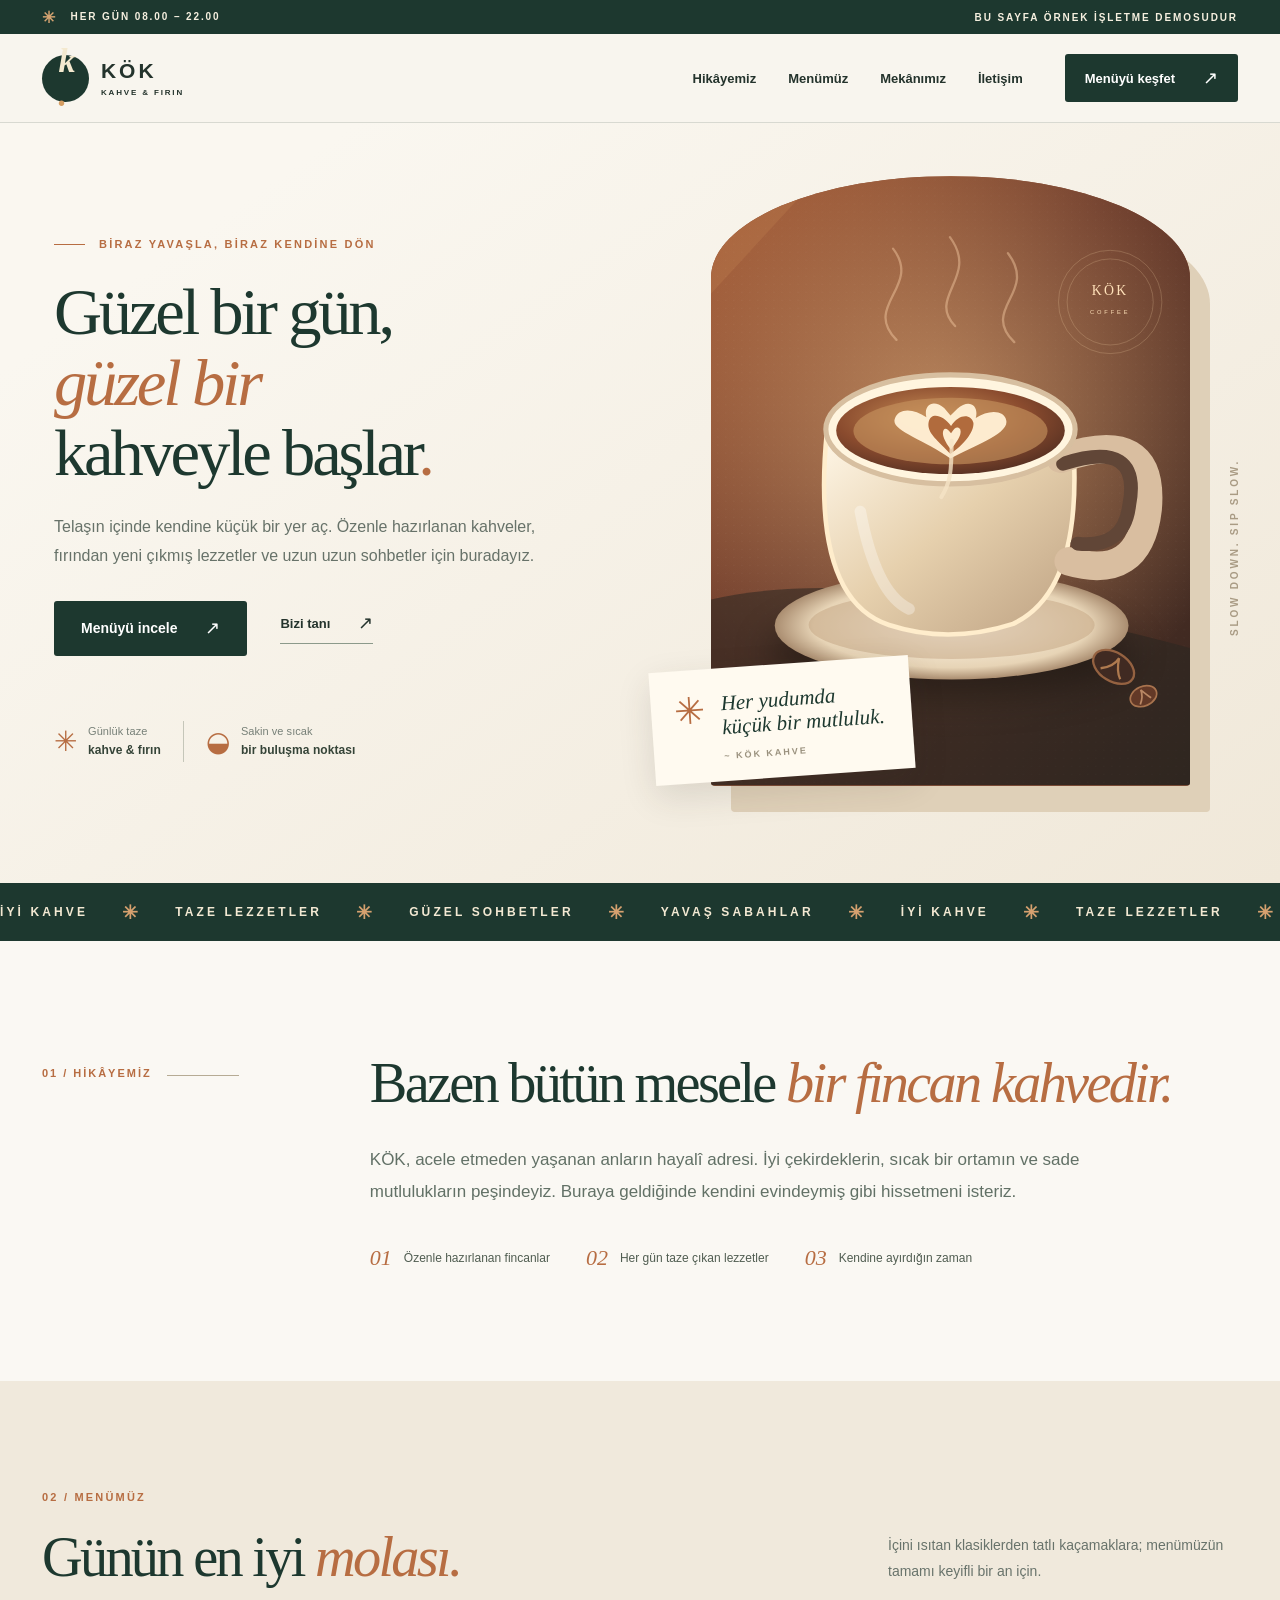
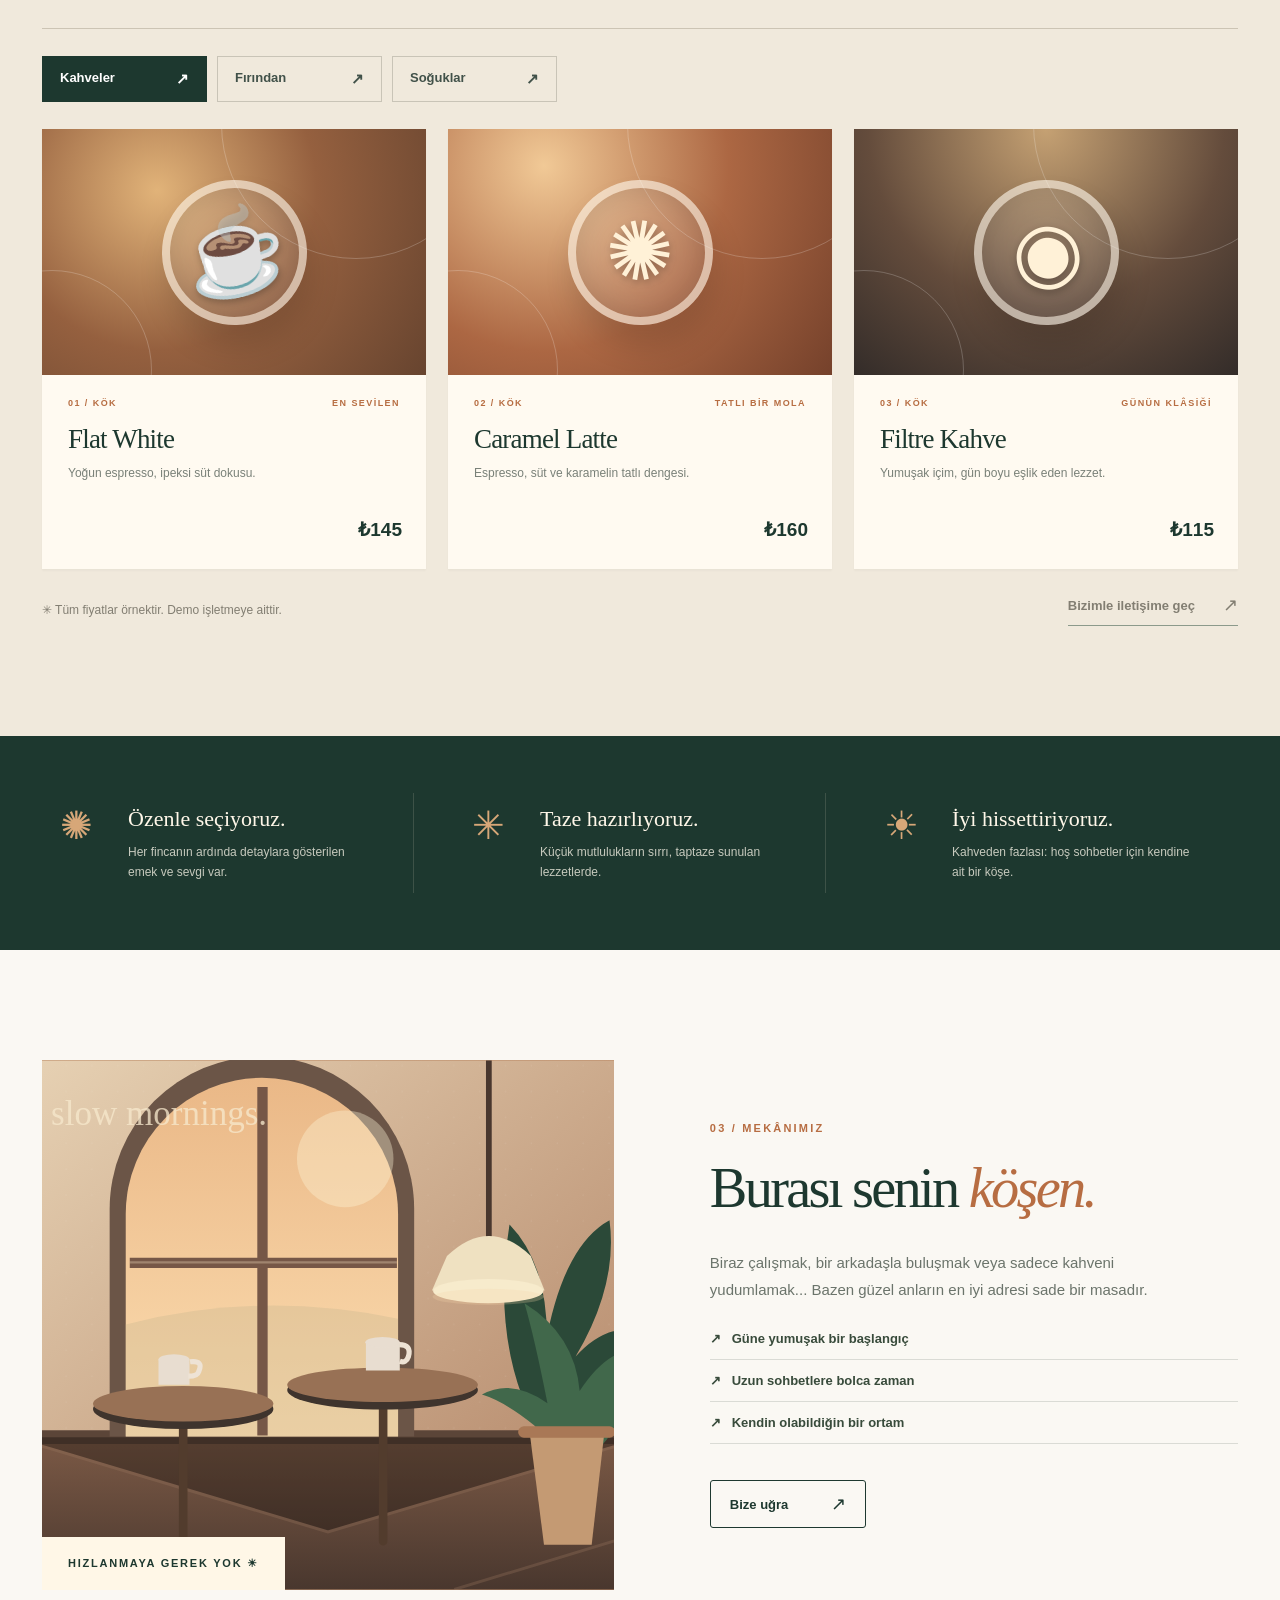
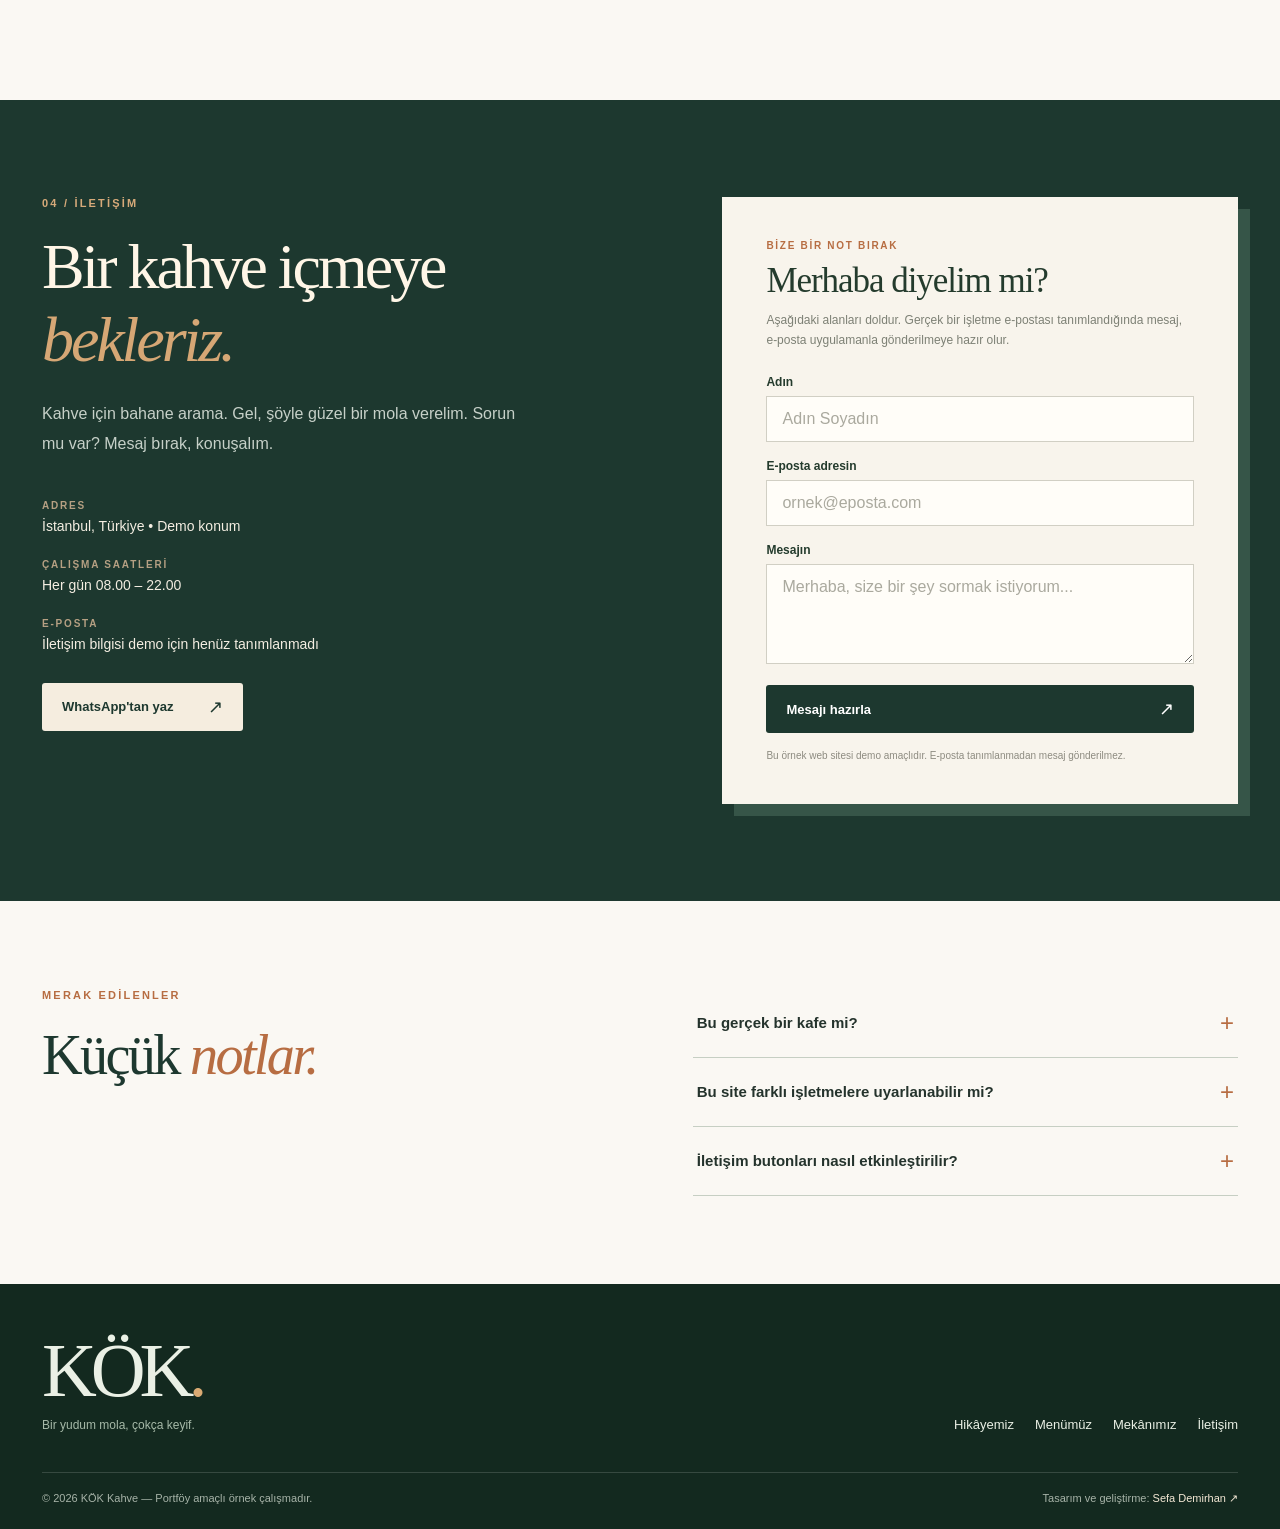
<file: docs/index.html>
<!doctype html>
<html lang="tr">
<head>
  <meta charset="UTF-8" />
  <meta name="viewport" content="width=device-width, initial-scale=1" />
  <meta name="theme-color" content="#1f382e" />
  <meta name="description" content="KÖK Kahve: iyi kahve, taze lezzetler ve kendine ayırdığın küçük bir mola. Yerel işletmeler için örnek tanıtım sitesi." />
  <meta name="color-scheme" content="light" />
  <title>KÖK Kahve — Bir yudum mola, çokça keyif.</title>
  <link rel="icon" href="assets/favicon.svg" type="image/svg+xml" />
  <link rel="stylesheet" href="styles.css" />
  <script src="config.js" defer></script>
  <script src="app.js" defer></script>
</head>
<body>
  <a class="skip-link" href="#main">Ana içeriğe geç</a>
  <div class="topbar" role="note">
    <div class="container topbar-inner"><span><span class="tiny-sun" aria-hidden="true">✳</span> HER GÜN 08.00 – 22.00</span><span>BU SAYFA ÖRNEK İŞLETME DEMOSUDUR</span></div>
  </div>

  <header class="site-header" id="ust">
    <div class="container nav-wrap">
      <a class="brand" href="#ust" aria-label="KÖK Kahve, ana sayfa">
        <span class="brand-symbol" aria-hidden="true">k<span class="brand-dot">.</span></span>
        <span class="brand-name">KÖK <small>KAHVE &amp; FIRIN</small></span>
      </a>
      <nav class="desktop-nav" aria-label="Ana menü">
        <a href="#hikaye">Hikâyemiz</a>
        <a href="#menu">Menümüz</a>
        <a href="#mekan">Mekânımız</a>
        <a href="#iletisim">İletişim</a>
      </nav>
      <a class="btn btn-dark nav-cta" href="#menu">Menüyü keşfet <span aria-hidden="true">↗</span></a>
      <button class="mobile-menu-button" aria-label="Menüyü aç" aria-controls="mobile-nav" aria-expanded="false" type="button">
        <span></span><span></span><span></span>
      </button>
    </div>
    <nav class="mobile-nav" id="mobile-nav" aria-label="Mobil menü" hidden>
      <a href="#hikaye">Hikâyemiz</a><a href="#menu">Menümüz</a><a href="#mekan">Mekânımız</a><a href="#iletisim">İletişim</a>
    </nav>
  </header>

  <main id="main">
    <section class="hero" aria-labelledby="hero-title">
      <div class="container hero-grid">
        <div class="hero-copy">
          <p class="eyebrow"><span class="eyebrow-line"></span> BİRAZ YAVAŞLA, BİRAZ KENDİNE DÖN</p>
          <h1 id="hero-title">Güzel bir gün,<br/> <em>güzel bir</em><br/> kahveyle başlar<span class="period">.</span></h1>
          <p class="hero-description">Telaşın içinde kendine küçük bir yer aç. Özenle hazırlanan kahveler, fırından yeni çıkmış lezzetler ve uzun uzun sohbetler için buradayız.</p>
          <div class="hero-actions">
            <a href="#menu" class="btn btn-dark btn-large">Menüyü incele <span aria-hidden="true">↗</span></a>
            <a href="#hikaye" class="text-link">Bizi tanı <span aria-hidden="true">↗</span></a>
          </div>
          <div class="hero-meta" aria-label="Öne çıkan özellikler">
            <div><span class="meta-icon">✳</span><span>Günlük taze<br/><strong>kahve &amp; fırın</strong></span></div>
            <div class="meta-divider"></div>
            <div><span class="meta-icon">◒</span><span>Sakin ve sıcak<br/><strong>bir buluşma noktası</strong></span></div>
          </div>
        </div>
        <div class="hero-visual">
          <div class="hero-image-shell"><img src="assets/hero-coffee.svg" alt="Seramik fincanda latte ve kahve çekirdekleri illüstrasyonu" width="900" height="1060" /></div>
          <div class="hero-floating-card"><span class="float-icon" aria-hidden="true">✳</span><div><strong>Her yudumda<br/>küçük bir mutluluk.</strong><span>~ KÖK KAHVE</span></div></div>
          <div class="visual-side-text" aria-hidden="true">SLOW DOWN. SIP SLOW.</div>
        </div>
      </div>
    </section>

    <div class="ticker" aria-hidden="true"><div class="ticker-track">İYİ KAHVE <span>✳</span> TAZE LEZZETLER <span>✳</span> GÜZEL SOHBETLER <span>✳</span> YAVAŞ SABAHLAR <span>✳</span> İYİ KAHVE <span>✳</span> TAZE LEZZETLER <span>✳</span> GÜZEL SOHBETLER <span>✳</span></div></div>

    <section class="section intro" id="hikaye" aria-labelledby="intro-title">
      <div class="container intro-grid">
        <div class="section-kicker"><span>01 / HİKÂYEMİZ</span><span class="kicker-line"></span></div>
        <div>
          <h2 id="intro-title" class="section-heading">Bazen bütün mesele <em>bir fincan kahvedir.</em></h2>
          <p class="section-lead">KÖK, acele etmeden yaşanan anların hayalî adresi. İyi çekirdeklerin, sıcak bir ortamın ve sade mutlulukların peşindeyiz. Buraya geldiğinde kendini evindeymiş gibi hissetmeni isteriz.</p>
          <div class="intro-highlights"><span><b>01</b> Özenle hazırlanan fincanlar</span><span><b>02</b> Her gün taze çıkan lezzetler</span><span><b>03</b> Kendine ayırdığın zaman</span></div>
        </div>
      </div>
    </section>

    <section class="section menu-section" id="menu" aria-labelledby="menu-title">
      <div class="container">
        <div class="section-headline"><div><p class="section-kicker-text">02 / MENÜMÜZ</p><h2 id="menu-title" class="section-heading">Günün en iyi <em>molası.</em></h2></div><p>İçini ısıtan klasiklerden tatlı kaçamaklara; menümüzün tamamı keyifli bir an için.</p></div>
        <div class="menu-tabs" role="tablist" aria-label="Menü kategorisi">
          <button type="button" class="menu-tab active" role="tab" aria-selected="true" data-category="coffee">Kahveler <span>↗</span></button>
          <button type="button" class="menu-tab" role="tab" aria-selected="false" data-category="bakes">Fırından <span>↗</span></button>
          <button type="button" class="menu-tab" role="tab" aria-selected="false" data-category="cold">Soğuklar <span>↗</span></button>
        </div>
        <div id="menu-cards" class="menu-grid" role="tabpanel" aria-live="polite"></div>
        <div class="menu-bottom"><span>✳ Tüm fiyatlar örnektir. Demo işletmeye aittir.</span><a href="#iletisim" class="text-link">Bizimle iletişime geç <span aria-hidden="true">↗</span></a></div>
      </div>
    </section>

    <section class="values-section" aria-label="Bizi özel yapanlar">
      <div class="container values-grid">
        <div class="value"><div class="value-icon" aria-hidden="true">✺</div><h3>Özenle seçiyoruz.</h3><p>Her fincanın ardında detaylara gösterilen emek ve sevgi var.</p></div>
        <div class="value"><div class="value-icon" aria-hidden="true">✳</div><h3>Taze hazırlıyoruz.</h3><p>Küçük mutlulukların sırrı, taptaze sunulan lezzetlerde.</p></div>
        <div class="value"><div class="value-icon" aria-hidden="true">☀</div><h3>İyi hissettiriyoruz.</h3><p>Kahveden fazlası: hoş sohbetler için kendine ait bir köşe.</p></div>
      </div>
    </section>

    <section class="section space-section" id="mekan" aria-labelledby="space-title">
      <div class="container space-grid">
        <div class="space-image-wrap"><img src="assets/space.svg" width="1100" height="920" loading="lazy" alt="Pencereli, bitkilerle dekore edilmiş huzurlu kafe ortamı illüstrasyonu" /><span class="space-image-label">HIZLANMAYA GEREK YOK ☀</span></div>
        <div class="space-copy"><p class="section-kicker-text">03 / MEKÂNIMIZ</p><h2 class="section-heading" id="space-title">Burası senin <em>köşen.</em></h2><p>Biraz çalışmak, bir arkadaşla buluşmak veya sadece kahveni yudumlamak... Bazen güzel anların en iyi adresi sade bir masadır.</p><div class="space-notes"><span>↗ &nbsp; Güne yumuşak bir başlangıç</span><span>↗ &nbsp; Uzun sohbetlere bolca zaman</span><span>↗ &nbsp; Kendin olabildiğin bir ortam</span></div><a class="btn btn-outline" href="#iletisim">Bize uğra <span aria-hidden="true">↗</span></a></div>
      </div>
    </section>

    <section class="contact-section" id="iletisim" aria-labelledby="contact-title">
      <div class="container contact-grid">
        <div class="contact-left"><p class="section-kicker-text light">04 / İLETİŞİM</p><h2 id="contact-title">Bir kahve içmeye <em>bekleriz.</em></h2><p>Kahve için bahane arama. Gel, şöyle güzel bir mola verelim. Sorun mu var? Mesaj bırak, konuşalım.</p>
          <div class="contact-details"><div><span>ADRES</span><strong data-address>İstanbul, Türkiye • Demo konum</strong></div><div><span>ÇALIŞMA SAATLERİ</span><strong>Her gün 08.00 – 22.00</strong></div><div><span>E-POSTA</span><strong data-email>İletişim bilgisi demo için henüz tanımlanmadı</strong></div></div>
          <button class="btn btn-cream whatsapp-action" type="button">WhatsApp'tan yaz <span aria-hidden="true">↗</span></button>
        </div>
        <form id="contact-form" class="contact-form" novalidate>
          <p class="form-eyebrow">BİZE BİR NOT BIRAK</p><h3>Merhaba diyelim mi?</h3><p class="form-intro">Aşağıdaki alanları doldur. Gerçek bir işletme e-postası tanımlandığında mesaj, e-posta uygulamanla gönderilmeye hazır olur.</p>
          <div class="field"><label for="contact-name">Adın</label><input id="contact-name" name="name" type="text" autocomplete="name" placeholder="Adın Soyadın" required maxlength="80" /></div>
          <div class="field"><label for="contact-email">E-posta adresin</label><input id="contact-email" name="email" type="email" autocomplete="email" placeholder="ornek@eposta.com" required maxlength="150" /></div>
          <div class="field"><label for="contact-message">Mesajın</label><textarea id="contact-message" name="message" rows="4" required minlength="10" maxlength="1500" placeholder="Merhaba, size bir şey sormak istiyorum..."></textarea></div>
          <button type="submit" class="btn btn-dark submit-button">Mesajı hazırla <span aria-hidden="true">↗</span></button>
          <p class="form-hint">Bu örnek web sitesi demo amaçlıdır. E-posta tanımlanmadan mesaj gönderilmez.</p>
        </form>
      </div>
    </section>

    <section class="faq-section" aria-labelledby="faq-title"><div class="container faq-grid"><div><p class="section-kicker-text">MERAK EDİLENLER</p><h2 id="faq-title" class="section-heading">Küçük <em>notlar.</em></h2></div><div class="faq-list"><details><summary>Bu gerçek bir kafe mi?<span>+</span></summary><p>Hayır. Bu web sitesi, bir işletmeye nasıl tanıtım sitesi yapılabileceğini göstermek için hazırlanmış bir portföy demosudur.</p></details><details><summary>Bu site farklı işletmelere uyarlanabilir mi?<span>+</span></summary><p>Evet. Renkler, logo, menü, hizmetler, çalışma saatleri, görseller ve iletişim bilgileri değiştirilerek farklı işletmeler için kullanılabilir.</p></details><details><summary>İletişim butonları nasıl etkinleştirilir?<span>+</span></summary><p><code>config.js</code> dosyasına gerçek işletmenin e-posta adresini ve WhatsApp numarasını yazmak yeterlidir. Form, e-posta uygulaması aracılığıyla mesaj hazırlayabilir.</p></details></div></div></section>
  </main>

  <footer class="footer"><div class="container footer-top"><div><a class="footer-brand" href="#ust">KÖK<span>.</span></a><p>Bir yudum mola, çokça keyif.</p></div><div class="footer-links"><a href="#hikaye">Hikâyemiz</a><a href="#menu">Menümüz</a><a href="#mekan">Mekânımız</a><a href="#iletisim">İletişim</a></div></div><div class="container footer-bottom"><span>© <span id="year"></span> KÖK Kahve — Portföy amaçlı örnek çalışmadır.</span><span>Tasarım ve geliştirme: <a href="https://github.com/sefademirhan" target="_blank" rel="noopener noreferrer">Sefa Demirhan ↗</a></span></div></footer>

  <div class="toast" id="toast" role="status" aria-live="polite" hidden></div>
</body>
</html>
</file>
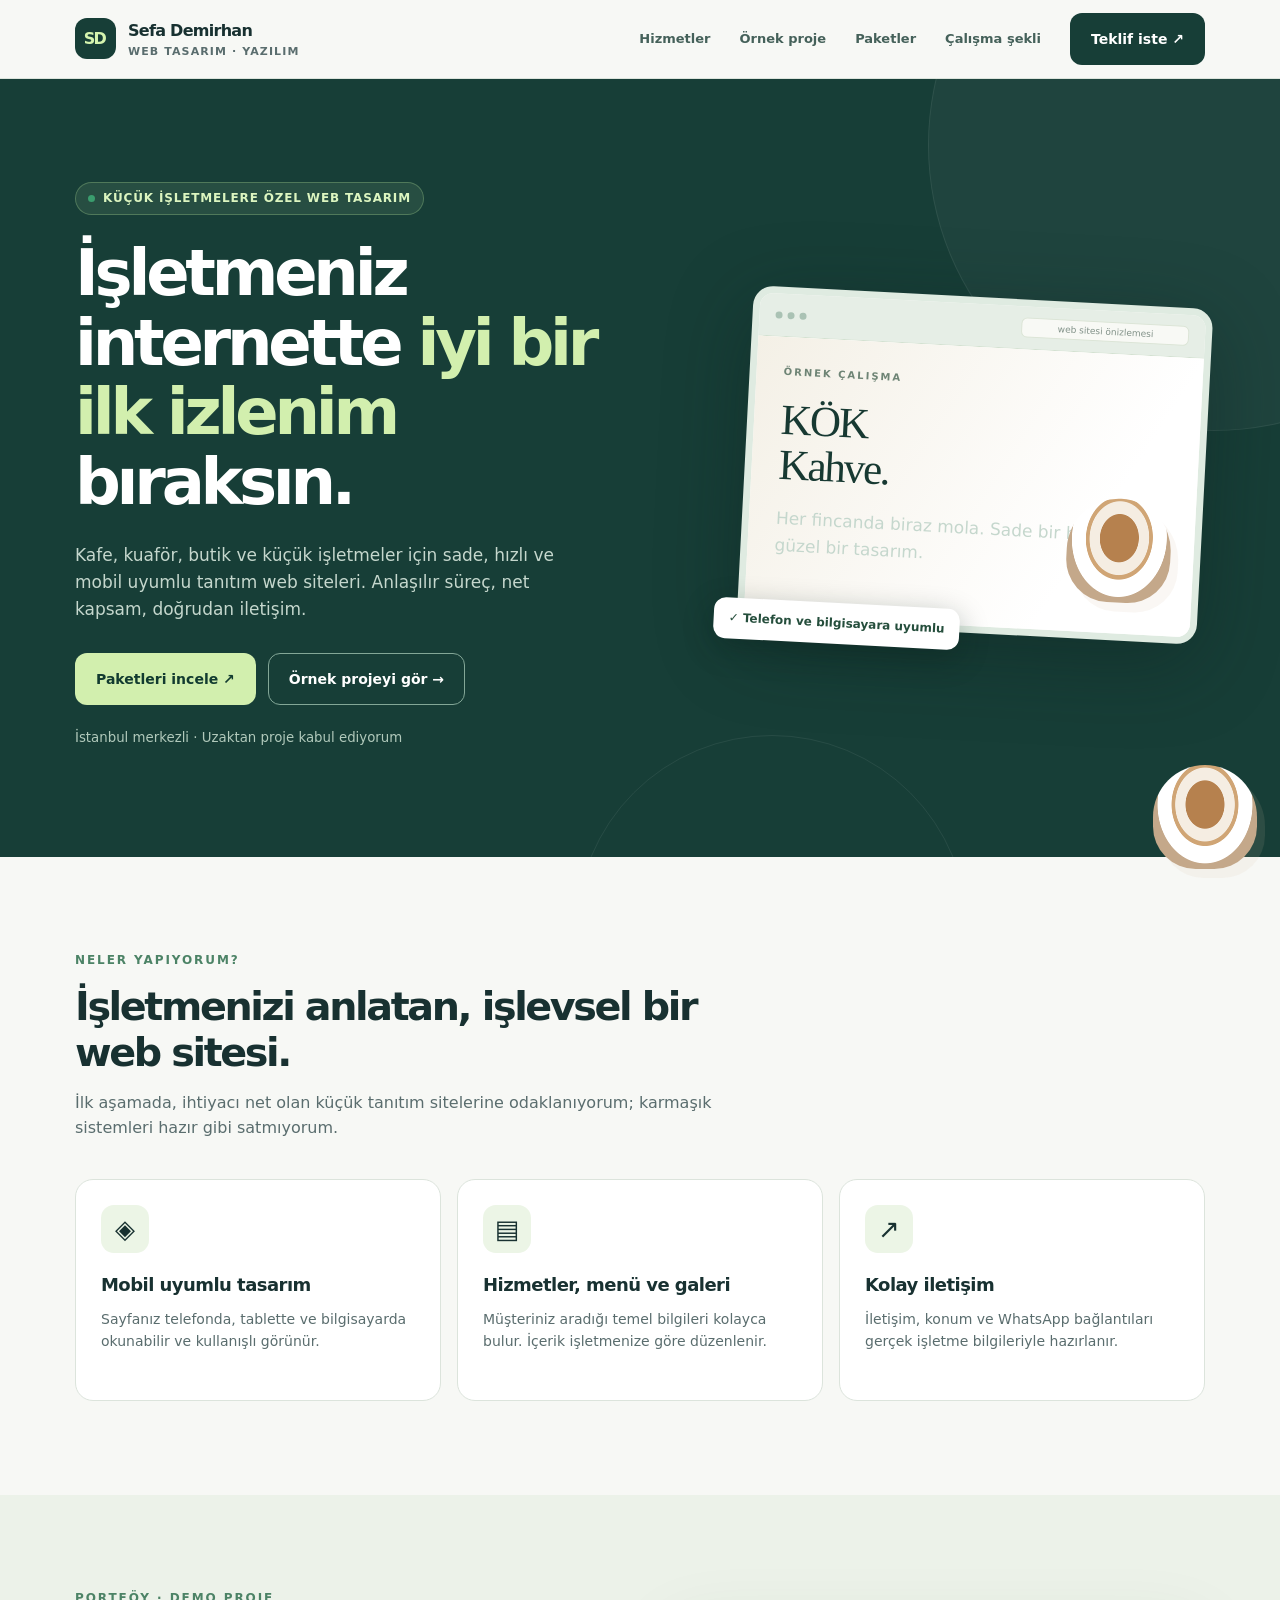
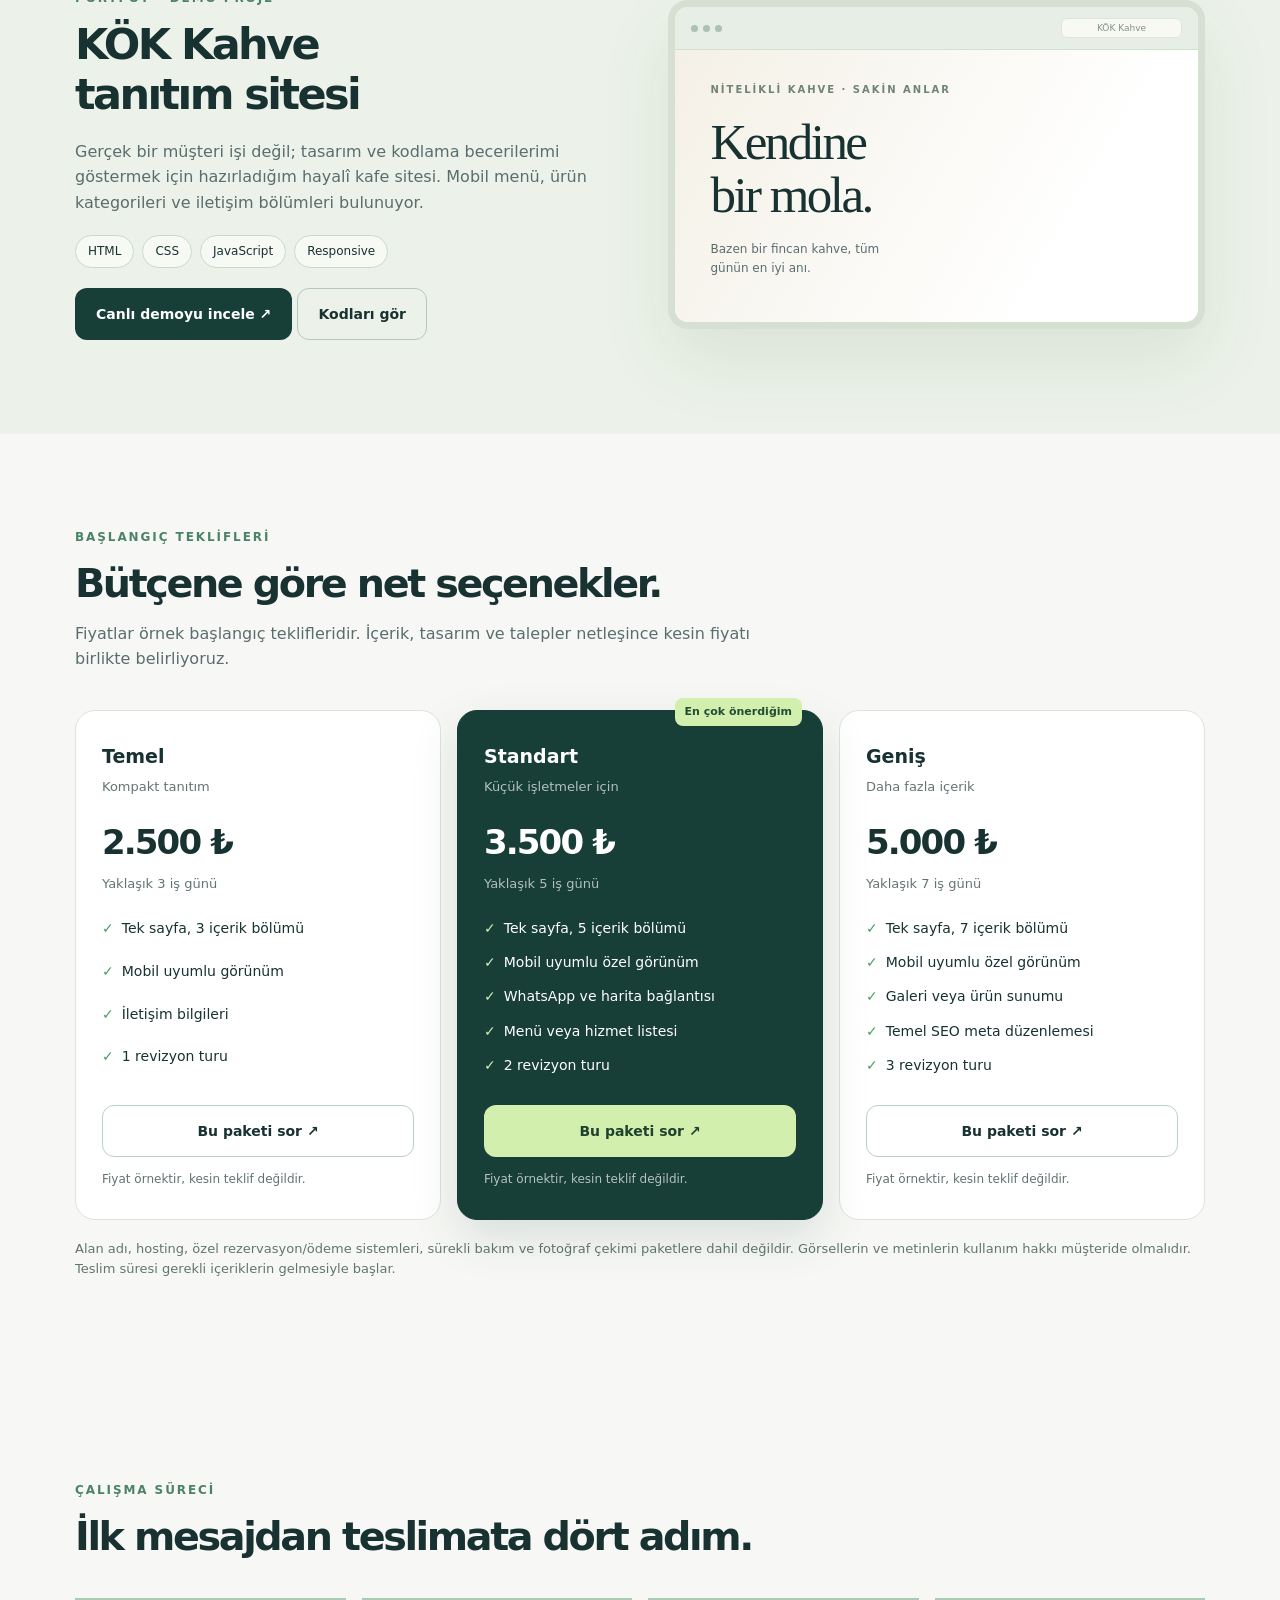
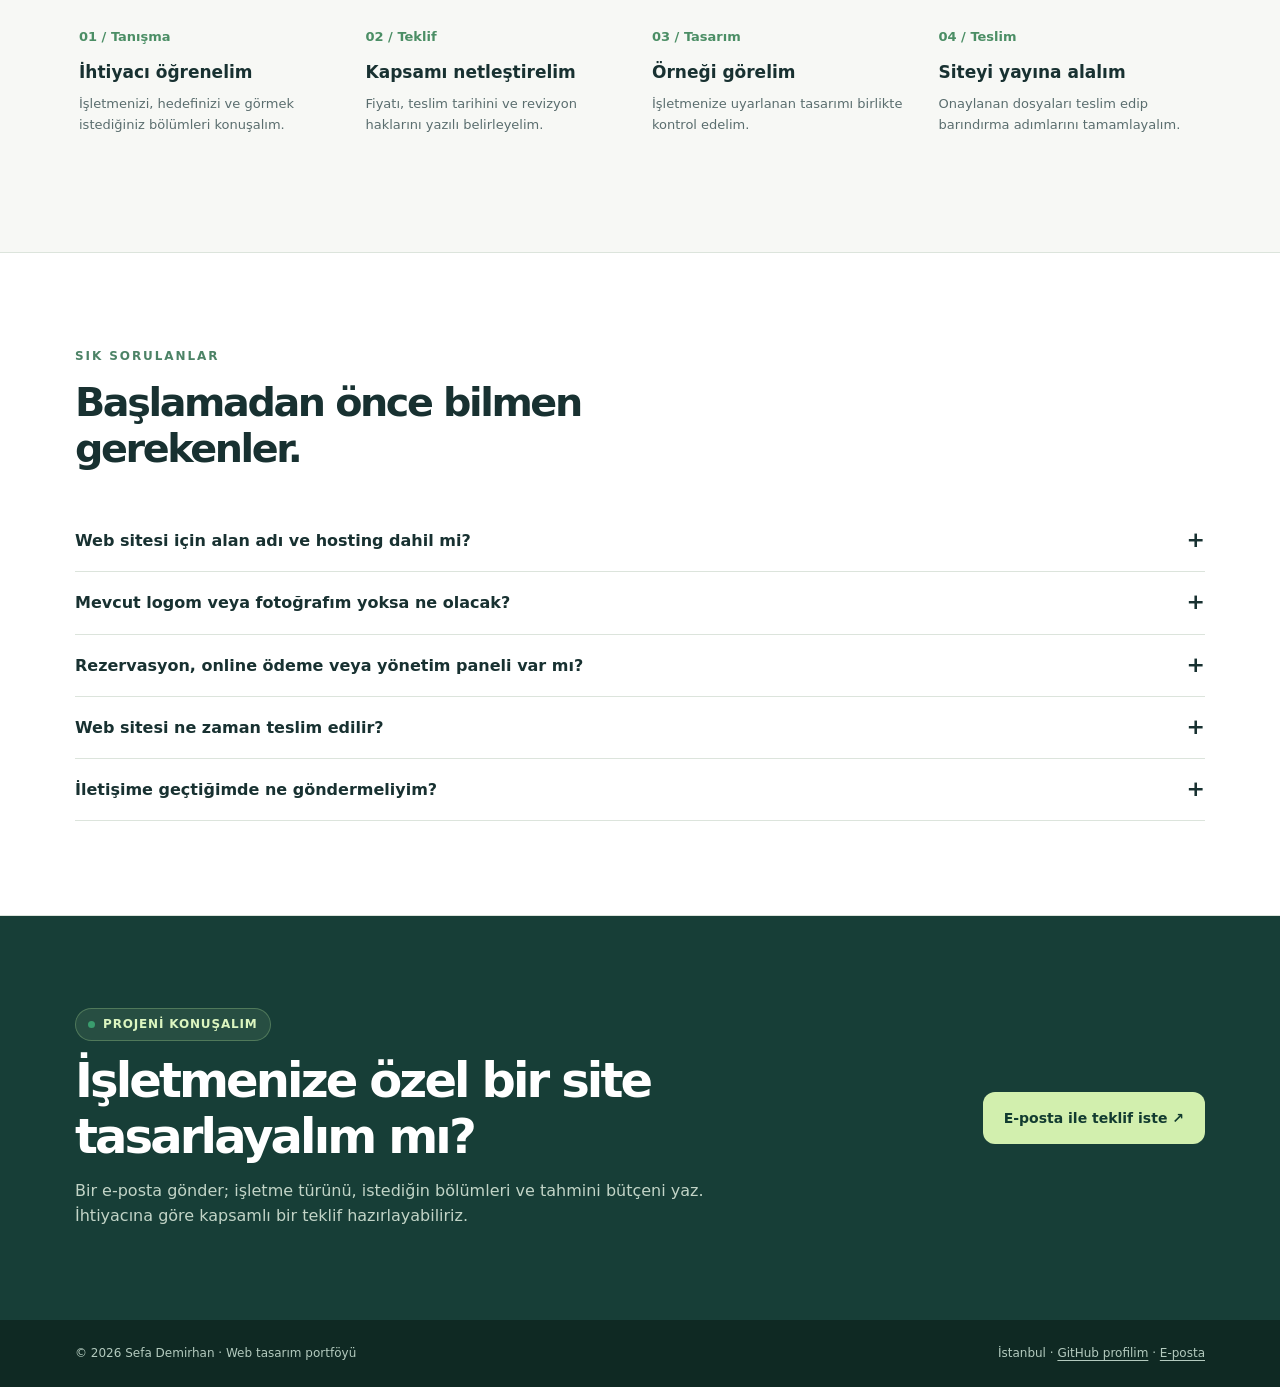
<file: docs/hizmetler/index.html>
<!doctype html>
<html lang="tr">
<head>
  <meta charset="utf-8">
  <meta name="viewport" content="width=device-width,initial-scale=1">
  <meta name="theme-color" content="#112b2c">
  <meta name="description" content="Sefa Demirhan ile küçük işletmelere özel mobil uyumlu tanıtım web siteleri. Açık kapsam, anlaşılır tasarım ve örnek projeler.">
  <meta name="robots" content="index, follow">
  <meta property="og:title" content="Sefa Demirhan | Web Tasarım Hizmetleri">
  <meta property="og:description" content="Kafe, kuaför, butik ve küçük işletmeler için mobil uyumlu tanıtım web siteleri.">
  <meta property="og:type" content="website">
  <title>Sefa Demirhan | İşletmeniz İçin Web Sitesi</title>
  <style>
    :root{--ink:#183131;--mute:#5a6d6e;--forest:#173e37;--lime:#d2efae;--paper:#f7f8f5;--line:#dce4dc;--white:#fff;--cream:#e6efdf}
    *{box-sizing:border-box}html{scroll-behavior:smooth}body{margin:0;background:var(--paper);color:var(--ink);font:16px/1.58 system-ui,-apple-system,"Segoe UI",Arial,sans-serif;-webkit-font-smoothing:antialiased}a{color:inherit;text-decoration:none}button{font:inherit}a:focus-visible,button:focus-visible{outline:3px solid #6fbca0;outline-offset:3px}.container{width:min(1130px,calc(100% - 44px));margin:auto}.badge{display:inline-flex;align-items:center;gap:8px;color:#2e654e;background:#e6f2e7;border:1px solid #cde8d7;padding:6px 12px;border-radius:50px;font-size:12px;font-weight:800;letter-spacing:.07em;text-transform:uppercase}.dot{display:inline-block;height:7px;width:7px;background:#3a9d6e;border-radius:99px}.btn{display:inline-flex;align-items:center;justify-content:center;gap:9px;padding:14px 20px;border-radius:12px;font-size:14px;font-weight:780;border:1px solid transparent;transition:transform .15s ease,background .15s ease;cursor:pointer}.btn:hover{transform:translateY(-2px)}.btn-primary{background:var(--lime);color:#123b30}.btn-primary:hover{background:#c1e696}.btn-dark{background:var(--forest);color:#fff}.btn-dark:hover{background:#2b6051}.btn-outline{border-color:#b6c8bd;background:transparent}.btn-outline:hover{background:#eaf1e6}header{border-bottom:1px solid var(--line);background:rgba(247,248,245,.94);position:sticky;top:0;z-index:20;backdrop-filter:blur(14px)}.header-inner{display:flex;align-items:center;justify-content:space-between;min-height:78px;gap:24px}.brand{display:flex;align-items:center;gap:12px}.monogram{height:41px;width:41px;background:var(--forest);color:#d5f4af;border-radius:12px;display:grid;place-items:center;font-weight:900;letter-spacing:-.1em;padding-right:2px}.brand strong{display:block;font-size:16px;letter-spacing:-.045em}.brand small{display:block;font-size:11px;color:var(--mute);letter-spacing:.1em;font-weight:730;text-transform:uppercase}.desktop-nav{display:flex;gap:29px;align-items:center}.desktop-nav a:not(.btn){font-size:13px;font-weight:670;color:#45615a}.desktop-nav a:hover{color:#183e2c}.menu-button{display:none;background:transparent;border:1px solid var(--line);border-radius:10px;padding:9px 12px}.mobile-nav{display:none;padding:0 22px 16px}.mobile-nav a{display:block;padding:10px 0;font-weight:700;color:#294d44}.hero{background:var(--forest);color:#fff;overflow:hidden;position:relative}.hero:before{content:"";position:absolute;width:570px;height:570px;background:#ffffff09;border:1px solid #ffffff12;right:-220px;top:-220px;border-radius:50%}.hero:after{content:"";position:absolute;width:390px;height:390px;border:1px solid #ffffff12;left:45%;bottom:-270px;border-radius:50%}.hero-layout{display:grid;grid-template-columns:1.13fr .87fr;align-items:center;gap:72px;padding:103px 0 109px;position:relative;z-index:1}.hero h1{font-size:clamp(40px,5vw,67px);line-height:1.09;letter-spacing:-.066em;max-width:650px;margin:24px 0 24px}.hero h1 em{font-style:normal;color:var(--lime)}.hero p{color:#c5d7cd;max-width:530px;font-size:17px;margin:0 0 30px}.hero-actions{display:flex;gap:12px;flex-wrap:wrap}.hero small{display:block;color:#b1c9bb;margin-top:22px}.hero .badge{background:#d2efae17;color:#dcf5c0;border-color:#b3e39a49}.mock{background:#fcfcfa;border:7px solid #dfebe1;box-shadow:0 20px 80px #0c201d66;border-radius:20px;color:#173932;transform:rotate(3deg);position:relative}.mock-top{background:#e6eee6;border-bottom:1px solid #d3e1d1;height:43px;display:flex;align-items:center;justify-content:space-between;padding:0 16px;border-radius:13px 13px 0 0}.mock-dots{display:flex;gap:5px}.mock-dots i{background:#aac2b4;width:7px;height:7px;border-radius:50%}.mock-bar{background:#f8f9f5;border:1px solid #dce5d7;border-radius:6px;padding:2px 35px;font-size:9px;color:#829289}.mock-body{padding:27px;background:linear-gradient(120deg,#f4f0e6,#ffffff 74%);border-radius:0 0 13px 13px;min-height:265px}.mock-eyebrow{font-size:10px;letter-spacing:.2em;text-transform:uppercase;font-weight:700;color:#6e8475}.mock-title{font-family:Georgia,serif;font-size:43px;line-height:1.04;letter-spacing:-.05em;margin:18px 0}.mock-sub{font-size:12px;max-width:195px;color:#587065}.mock-coffee{position:absolute;right:23px;bottom:31px;width:104px;height:104px;border-radius:55% 55% 45% 45%;background:radial-gradient(ellipse at 50% 38%,#b6814e 0 26%,#f5ede2 27% 40%,#d0a575 41% 45%,#fff 46% 64%,#c4a88a 65%);box-shadow:8px 9px 0 #d1b6a11e}.floating{position:absolute;left:-30px;bottom:-25px;background:#fff;color:#254e3c;padding:11px 15px;border-radius:12px;box-shadow:0 9px 30px #091d1754;font-size:12px;font-weight:750}.section{padding:94px 0}.section-head{max-width:680px;margin-bottom:39px}.section-head h2{font-size:clamp(29px,3.1vw,44px);letter-spacing:-.06em;line-height:1.16;margin:13px 0 15px}.section-head p{color:var(--mute);margin:0}.eyebrow{color:#4c8366;font-size:12px;letter-spacing:.16em;text-transform:uppercase;font-weight:830}.service-grid{display:grid;grid-template-columns:repeat(3,1fr);gap:16px}.tile{background:#fff;border:1px solid var(--line);border-radius:18px;padding:25px;min-height:222px}.tile .symbol{font-size:26px;display:grid;place-items:center;width:48px;height:48px;border-radius:13px;background:#ecf5e6}.tile h3{margin:18px 0 8px;font-size:18px;letter-spacing:-.03em}.tile p{font-size:14px;color:var(--mute);margin:0}.showcase{background:#ecf2e9}.showcase-layout{display:grid;grid-template-columns:1fr 1fr;gap:55px;align-items:center}.showcase h2{font-size:43px;line-height:1.15;letter-spacing:-.06em;margin:12px 0 20px}.showcase p{color:var(--mute)}.showcase-browser{border:7px solid #d5dfd2;border-radius:20px;box-shadow:0 30px 75px #1c492417;overflow:hidden;background:#fbf7ee}.showcase-browser .mock-body{padding:32px 36px;min-height:257px}.showcase-browser .mock-title{font-size:51px}.tag-row{display:flex;gap:8px;flex-wrap:wrap;margin:20px 0}.tag{border:1px solid #c8d9cc;padding:6px 12px;font-size:12px;border-radius:30px;background:#f7faf4}.pricing-grid{display:grid;grid-template-columns:repeat(3,1fr);gap:16px}.price-card{background:#fff;border:1px solid var(--line);padding:30px 26px;border-radius:20px;display:flex;flex-direction:column}.price-card.featured{background:#173e37;color:white;border-color:#173e37;position:relative;box-shadow:0 17px 47px #183e3022}.price-card h3{font-size:19px;margin:0 0 6px}.price-card .price{font-size:34px;font-weight:880;letter-spacing:-.055em;margin:18px 0 4px}.price-card .duration{font-size:13px;opacity:.67}.price-card ul{padding:0;list-style:none;margin:23px 0 29px;display:grid;gap:12px;flex:1}.price-card li{font-size:14px;display:flex;gap:8px;align-items:flex-start}.price-card li::before{content:"✓";font-weight:900;color:#4a9d66}.featured li::before{color:var(--lime)}.featured .btn{background:var(--lime);color:#1f4130}.price-card:not(.featured) .btn{border:1px solid #bdd0c0}.price-card .smallnote{font-size:12px;margin:13px 0 0;opacity:.68}.ribbon{position:absolute;right:20px;top:-13px;background:#d2efae;color:#234d33;padding:5px 10px;border-radius:8px;font-size:11px;font-weight:850}.steps{display:grid;grid-template-columns:repeat(4,1fr);gap:16px}.step{border-top:2px solid #abcbb3;padding:23px 4px}.step-index{color:#4b8e65;font-weight:900;font-size:13px}.step h3{font-size:17px;margin:11px 0 8px}.step p{font-size:13px;color:var(--mute);margin:0}.faq{background:#fff;border-block:1px solid var(--line)}.faq details{border-bottom:1px solid var(--line);padding:18px 0}.faq summary{cursor:pointer;font-weight:740;padding-right:24px;list-style:none;position:relative}.faq summary:after{content:"+";position:absolute;right:0;font-size:22px;top:-5px}.faq details[open] summary:after{content:"−"}.faq details p{color:var(--mute);max-width:800px;margin:11px 0 0;font-size:14px}.contact{padding:92px 0;background:var(--forest);color:#fff}.contact-inner{display:grid;grid-template-columns:1fr auto;align-items:center;gap:30px}.contact h2{font-size:clamp(30px,4vw,48px);letter-spacing:-.06em;margin:12px 0 13px;line-height:1.16}.contact p{color:#c2d4c7;max-width:630px;margin:0}.contact .badge{background:#d2efae17;color:#dcf5c0;border-color:#b3e39a49}footer{background:#0f2923;color:#b3cabe;padding:24px 0;font-size:12px}footer .container{display:flex;justify-content:space-between;align-items:center;gap:16px;flex-wrap:wrap}footer a{text-decoration:underline;text-underline-offset:3px}footer a:hover{color:#fff}
    @media (max-width:900px){.hero-layout{gap:36px;padding:85px 0}.mock-title{font-size:35px}.mock-coffee{transform:scale(.8);right:8px;bottom:12px}.service-grid,.pricing-grid{grid-template-columns:repeat(2,1fr)}.price-card:last-child{grid-column:1/-1}.showcase-layout{gap:25px}.steps{grid-template-columns:repeat(2,1fr)}.showcase h2{font-size:36px}}
    @media (max-width:690px){.container{width:min(100% - 32px,520px)}.desktop-nav{display:none}.menu-button{display:block}.mobile-nav[data-open="true"]{display:block}.hero-layout{grid-template-columns:1fr;padding:64px 0 75px;gap:50px}.hero h1{font-size:clamp(39px,10.5vw,57px)}.hero p{font-size:16px}.mock{width:min(90%,410px);margin:auto;transform:rotate(1deg)}.section{padding:69px 0}.service-grid,.pricing-grid,.showcase-layout{grid-template-columns:1fr}.price-card:last-child{grid-column:auto}.showcase h2{font-size:35px}.showcase-browser .mock-title{font-size:39px}.steps{grid-template-columns:repeat(2,1fr)}.contact{padding:70px 0}.contact-inner{grid-template-columns:1fr}.contact-inner .btn{width:100%}.floating{left:-14px}.tile{min-height:auto}.mock-body{min-height:230px}}
    @media (prefers-reduced-motion:reduce){*,*:before,*:after{scroll-behavior:auto!important;transition:none!important}}
  </style>
</head>
<body>
<header>
  <div class="header-inner container">
    <a href="#ust" class="brand" aria-label="Sefa Demirhan ana sayfa"><span class="monogram">SD</span><span><strong>Sefa Demirhan</strong><small>Web tasarım · Yazılım</small></span></a>
    <nav class="desktop-nav" aria-label="Ana menü"><a href="#hizmetler">Hizmetler</a><a href="#ornek">Örnek proje</a><a href="#paketler">Paketler</a><a href="#surec">Çalışma şekli</a><a href="#iletisim" class="btn btn-dark">Teklif iste ↗</a></nav>
    <button id="menuToggle" class="menu-button" aria-controls="mobileNav" aria-expanded="false" type="button">☰ Menü</button>
  </div>
  <nav id="mobileNav" class="mobile-nav container" aria-label="Mobil menü" data-open="false"><a href="#hizmetler">Hizmetler</a><a href="#ornek">Örnek proje</a><a href="#paketler">Paketler</a><a href="#surec">Çalışma şekli</a><a href="#iletisim">Teklif iste</a></nav>
</header>
<main id="ust">
<section class="hero"><div class="container hero-layout"><div><span class="badge"><i class="dot"></i> Küçük işletmelere özel web tasarım</span><h1>İşletmeniz internette <em>iyi bir ilk izlenim</em> bıraksın.</h1><p>Kafe, kuaför, butik ve küçük işletmeler için sade, hızlı ve mobil uyumlu tanıtım web siteleri. Anlaşılır süreç, net kapsam, doğrudan iletişim.</p><div class="hero-actions"><a class="btn btn-primary" href="#paketler">Paketleri incele ↗</a><a class="btn btn-outline" style="border-color:#83a797;color:#fff" href="#ornek">Örnek projeyi gör →</a></div><small>İstanbul merkezli · Uzaktan proje kabul ediyorum</small></div><div class="mock" role="img" aria-label="Mobil uyumlu kafe sitesi örneğinin temsili masaüstü görünümü"><div class="mock-top"><div class="mock-dots"><i></i><i></i><i></i></div><span class="mock-bar">web sitesi önizlemesi</span></div><div class="mock-body"><div class="mock-eyebrow">Örnek çalışma</div><div class="mock-title">KÖK<br>Kahve.</div><p class="mock-sub">Her fincanda biraz mola. Sade bir hikâye, güzel bir tasarım.</p><div class="mock-coffee"></div></div><div class="floating">✓ Telefon ve bilgisayara uyumlu</div></div></div></section>
<section class="section" id="hizmetler"><div class="container"><div class="section-head"><div class="eyebrow">Neler yapıyorum?</div><h2>İşletmenizi anlatan, işlevsel bir web sitesi.</h2><p>İlk aşamada, ihtiyacı net olan küçük tanıtım sitelerine odaklanıyorum; karmaşık sistemleri hazır gibi satmıyorum.</p></div><div class="service-grid"><div class="tile"><span class="symbol">◈</span><h3>Mobil uyumlu tasarım</h3><p>Sayfanız telefonda, tablette ve bilgisayarda okunabilir ve kullanışlı görünür.</p></div><div class="tile"><span class="symbol">▤</span><h3>Hizmetler, menü ve galeri</h3><p>Müşteriniz aradığı temel bilgileri kolayca bulur. İçerik işletmenize göre düzenlenir.</p></div><div class="tile"><span class="symbol">↗</span><h3>Kolay iletişim</h3><p>İletişim, konum ve WhatsApp bağlantıları gerçek işletme bilgileriyle hazırlanır.</p></div></div></div></section>
<section class="section showcase" id="ornek"><div class="container showcase-layout"><div><div class="eyebrow">Portföy · Demo proje</div><h2>KÖK Kahve<br>tanıtım sitesi</h2><p>Gerçek bir müşteri işi değil; tasarım ve kodlama becerilerimi göstermek için hazırladığım hayalî kafe sitesi. Mobil menü, ürün kategorileri ve iletişim bölümleri bulunuyor.</p><div class="tag-row"><span class="tag">HTML</span><span class="tag">CSS</span><span class="tag">JavaScript</span><span class="tag">Responsive</span></div><a class="btn btn-dark" href="../" target="_blank" rel="noopener">Canlı demoyu incele ↗</a> <a class="btn btn-outline" href="https://github.com/sefademirhan/sefademirhan/tree/main/docs" target="_blank" rel="noopener">Kodları gör</a></div><div class="showcase-browser" aria-label="KÖK Kahve projesinin temsili önizlemesi"><div class="mock-top"><div class="mock-dots"><i></i><i></i><i></i></div><span class="mock-bar">KÖK Kahve</span></div><div class="mock-body"><div class="mock-eyebrow">NİTELİKLİ KAHVE · SAKİN ANLAR</div><div class="mock-title">Kendine<br>bir mola.</div><p class="mock-sub">Bazen bir fincan kahve, tüm günün en iyi anı.</p><div class="mock-coffee"></div></div></div></div></section>
<section class="section" id="paketler"><div class="container"><div class="section-head"><div class="eyebrow">Başlangıç teklifleri</div><h2>Bütçene göre net seçenekler.</h2><p>Fiyatlar örnek başlangıç teklifleridir. İçerik, tasarım ve talepler netleşince kesin fiyatı birlikte belirliyoruz.</p></div><div class="pricing-grid"><article class="price-card"><h3>Temel</h3><span class="duration">Kompakt tanıtım</span><div class="price">2.500 ₺</div><span class="duration">Yaklaşık 3 iş günü</span><ul><li>Tek sayfa, 3 içerik bölümü</li><li>Mobil uyumlu görünüm</li><li>İletişim bilgileri</li><li>1 revizyon turu</li></ul><a class="btn btn-outline" href="mailto:sefademirhan02@gmail.com?subject=Temel%20web%20sitesi%20teklifi">Bu paketi sor ↗</a><p class="smallnote">Fiyat örnektir, kesin teklif değildir.</p></article><article class="price-card featured"><span class="ribbon">En çok önerdiğim</span><h3>Standart</h3><span class="duration">Küçük işletmeler için</span><div class="price">3.500 ₺</div><span class="duration">Yaklaşık 5 iş günü</span><ul><li>Tek sayfa, 5 içerik bölümü</li><li>Mobil uyumlu özel görünüm</li><li>WhatsApp ve harita bağlantısı</li><li>Menü veya hizmet listesi</li><li>2 revizyon turu</li></ul><a class="btn" href="mailto:sefademirhan02@gmail.com?subject=Standart%20web%20sitesi%20teklifi">Bu paketi sor ↗</a><p class="smallnote">Fiyat örnektir, kesin teklif değildir.</p></article><article class="price-card"><h3>Geniş</h3><span class="duration">Daha fazla içerik</span><div class="price">5.000 ₺</div><span class="duration">Yaklaşık 7 iş günü</span><ul><li>Tek sayfa, 7 içerik bölümü</li><li>Mobil uyumlu özel görünüm</li><li>Galeri veya ürün sunumu</li><li>Temel SEO meta düzenlemesi</li><li>3 revizyon turu</li></ul><a class="btn btn-outline" href="mailto:sefademirhan02@gmail.com?subject=Genis%20web%20sitesi%20teklifi">Bu paketi sor ↗</a><p class="smallnote">Fiyat örnektir, kesin teklif değildir.</p></article></div><p style="font-size:13px;color:#61766e;margin-top:19px">Alan adı, hosting, özel rezervasyon/ödeme sistemleri, sürekli bakım ve fotoğraf çekimi paketlere dahil değildir. Görsellerin ve metinlerin kullanım hakkı müşteride olmalıdır. Teslim süresi gerekli içeriklerin gelmesiyle başlar.</p></div></section>
<section class="section" id="surec"><div class="container"><div class="section-head"><div class="eyebrow">Çalışma süreci</div><h2>İlk mesajdan teslimata dört adım.</h2></div><div class="steps"><div class="step"><span class="step-index">01 / Tanışma</span><h3>İhtiyacı öğrenelim</h3><p>İşletmenizi, hedefinizi ve görmek istediğiniz bölümleri konuşalım.</p></div><div class="step"><span class="step-index">02 / Teklif</span><h3>Kapsamı netleştirelim</h3><p>Fiyatı, teslim tarihini ve revizyon haklarını yazılı belirleyelim.</p></div><div class="step"><span class="step-index">03 / Tasarım</span><h3>Örneği görelim</h3><p>İşletmenize uyarlanan tasarımı birlikte kontrol edelim.</p></div><div class="step"><span class="step-index">04 / Teslim</span><h3>Siteyi yayına alalım</h3><p>Onaylanan dosyaları teslim edip barındırma adımlarını tamamlayalım.</p></div></div></div></section>
<section class="section faq" id="sorular"><div class="container"><div class="section-head"><div class="eyebrow">Sık sorulanlar</div><h2>Başlamadan önce bilmen gerekenler.</h2></div><details><summary>Web sitesi için alan adı ve hosting dahil mi?</summary><p>Hayır. Alan adı ve hosting maliyetleri müşteriye aittir. İhtiyaç halinde kurulum adımlarında yardımcı olabilirim.</p></details><details><summary>Mevcut logom veya fotoğrafım yoksa ne olacak?</summary><p>İlk tasarım için basit yazı/logo düzeni ve örnek yerleşim hazırlayabiliriz. Ücretli stok görsel, lisans veya profesyonel logo tasarımı bu paketlere dahil değildir.</p></details><details><summary>Rezervasyon, online ödeme veya yönetim paneli var mı?</summary><p>Hayır. Bu paketler statik tanıtım sitesidir. Ödeme sistemi, gerçek zamanlı rezervasyon ve yönetim paneli ayrı bir proje kapsamıdır.</p></details><details><summary>Web sitesi ne zaman teslim edilir?</summary><p>İçerikler ve kapsam netleştiğinde yaklaşık 3–7 iş günü hedeflenir. Kesin tarih proje teklifinde belirlenir.</p></details><details><summary>İletişime geçtiğimde ne göndermeliyim?</summary><p>İşletme adı, sektör, istenen bölümler, örnek bir site bağlantısı, mevcut logo/görseller ve tahmini bütçe yeterli.</p></details></div></section>
<section class="contact" id="iletisim"><div class="container contact-inner"><div><span class="badge"><i class="dot"></i> Projeni konuşalım</span><h2>İşletmenize özel bir site<br>tasarlayalım mı?</h2><p>Bir e-posta gönder; işletme türünü, istediğin bölümleri ve tahmini bütçeni yaz. İhtiyacına göre kapsamlı bir teklif hazırlayabiliriz.</p></div><a class="btn btn-primary" href="mailto:sefademirhan02@gmail.com?subject=Web%20Sitesi%20Teklif%20Talebi&body=Merhaba%20Sefa%2C%0A%0AIsletmemin%20adi%3A%20%0ASektorum%3A%20%0AIstedigim%20bolumler%3A%20%0ATahmini%20butcem%3A%20%0A%0A">E-posta ile teklif iste ↗</a></div></section>
</main>
<footer><div class="container"><span>© <span id="year">2026</span> Sefa Demirhan · Web tasarım portföyü</span><span>İstanbul · <a href="https://github.com/sefademirhan" target="_blank" rel="noopener noreferrer">GitHub profilim</a> · <a href="mailto:sefademirhan02@gmail.com">E-posta</a></span></div></footer>
<script>const m=document.getElementById('menuToggle');const n=document.getElementById('mobileNav');m.addEventListener('click',()=>{const open=n.getAttribute('data-open')==='true';n.setAttribute('data-open',String(!open));m.setAttribute('aria-expanded',String(!open));m.textContent=open?'☰ Menü':'✕ Kapat'});n.querySelectorAll('a').forEach(a=>a.addEventListener('click',()=>{n.setAttribute('data-open','false');m.setAttribute('aria-expanded','false');m.textContent='☰ Menü'}));document.getElementById('year').textContent=new Date().getFullYear();</script>
</body>
</html>
</file>
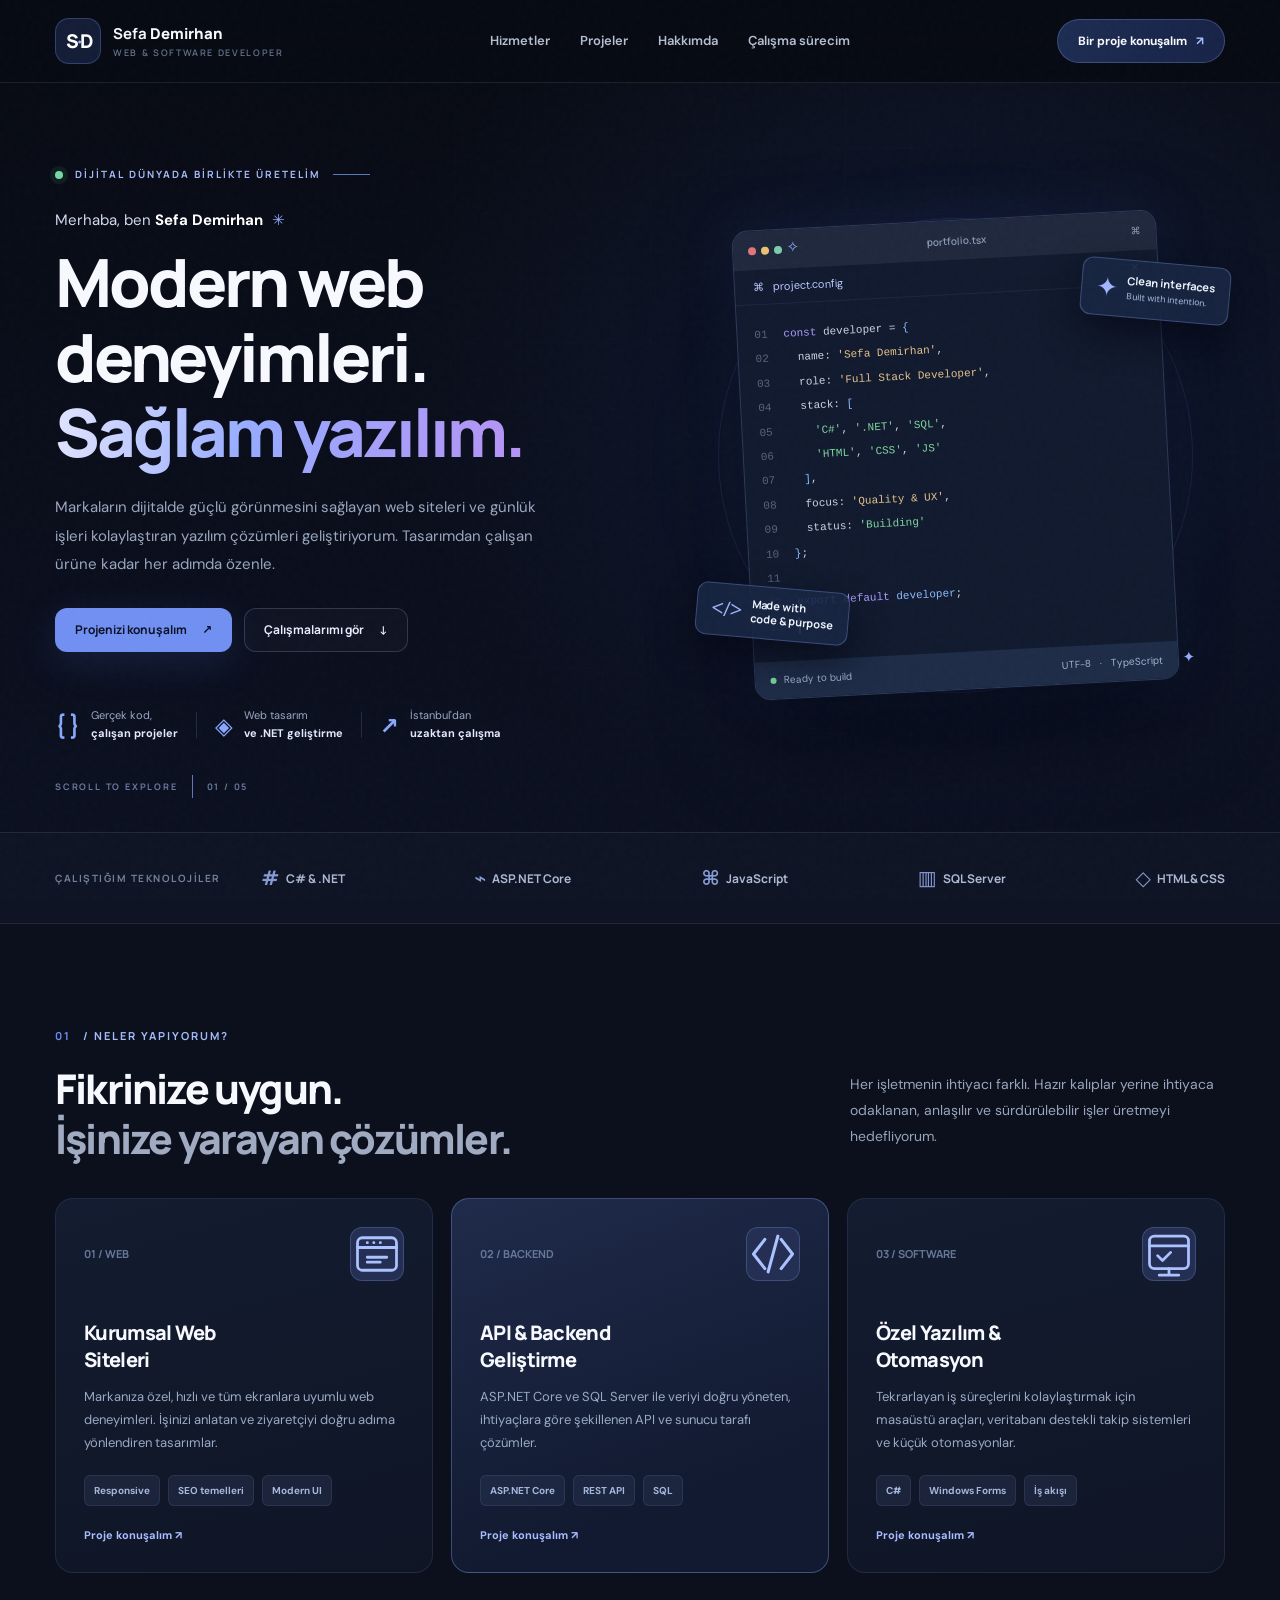
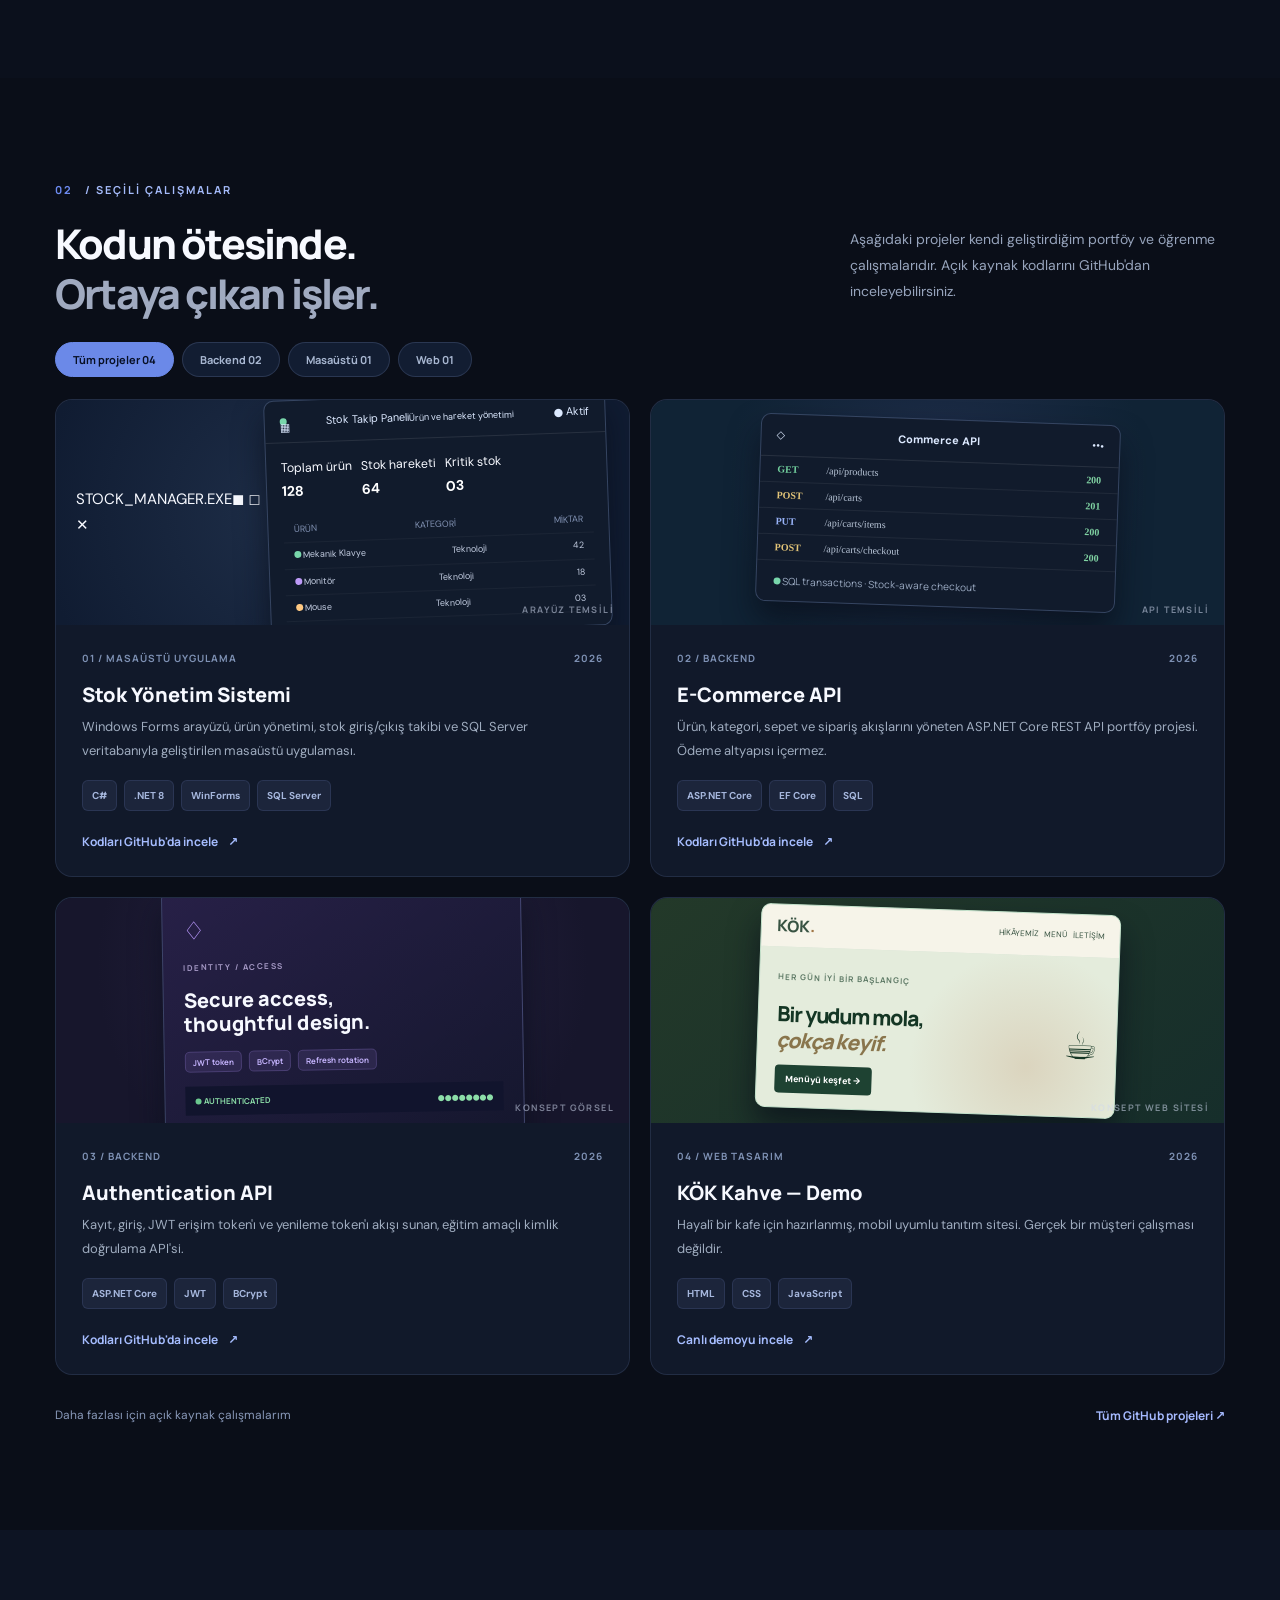
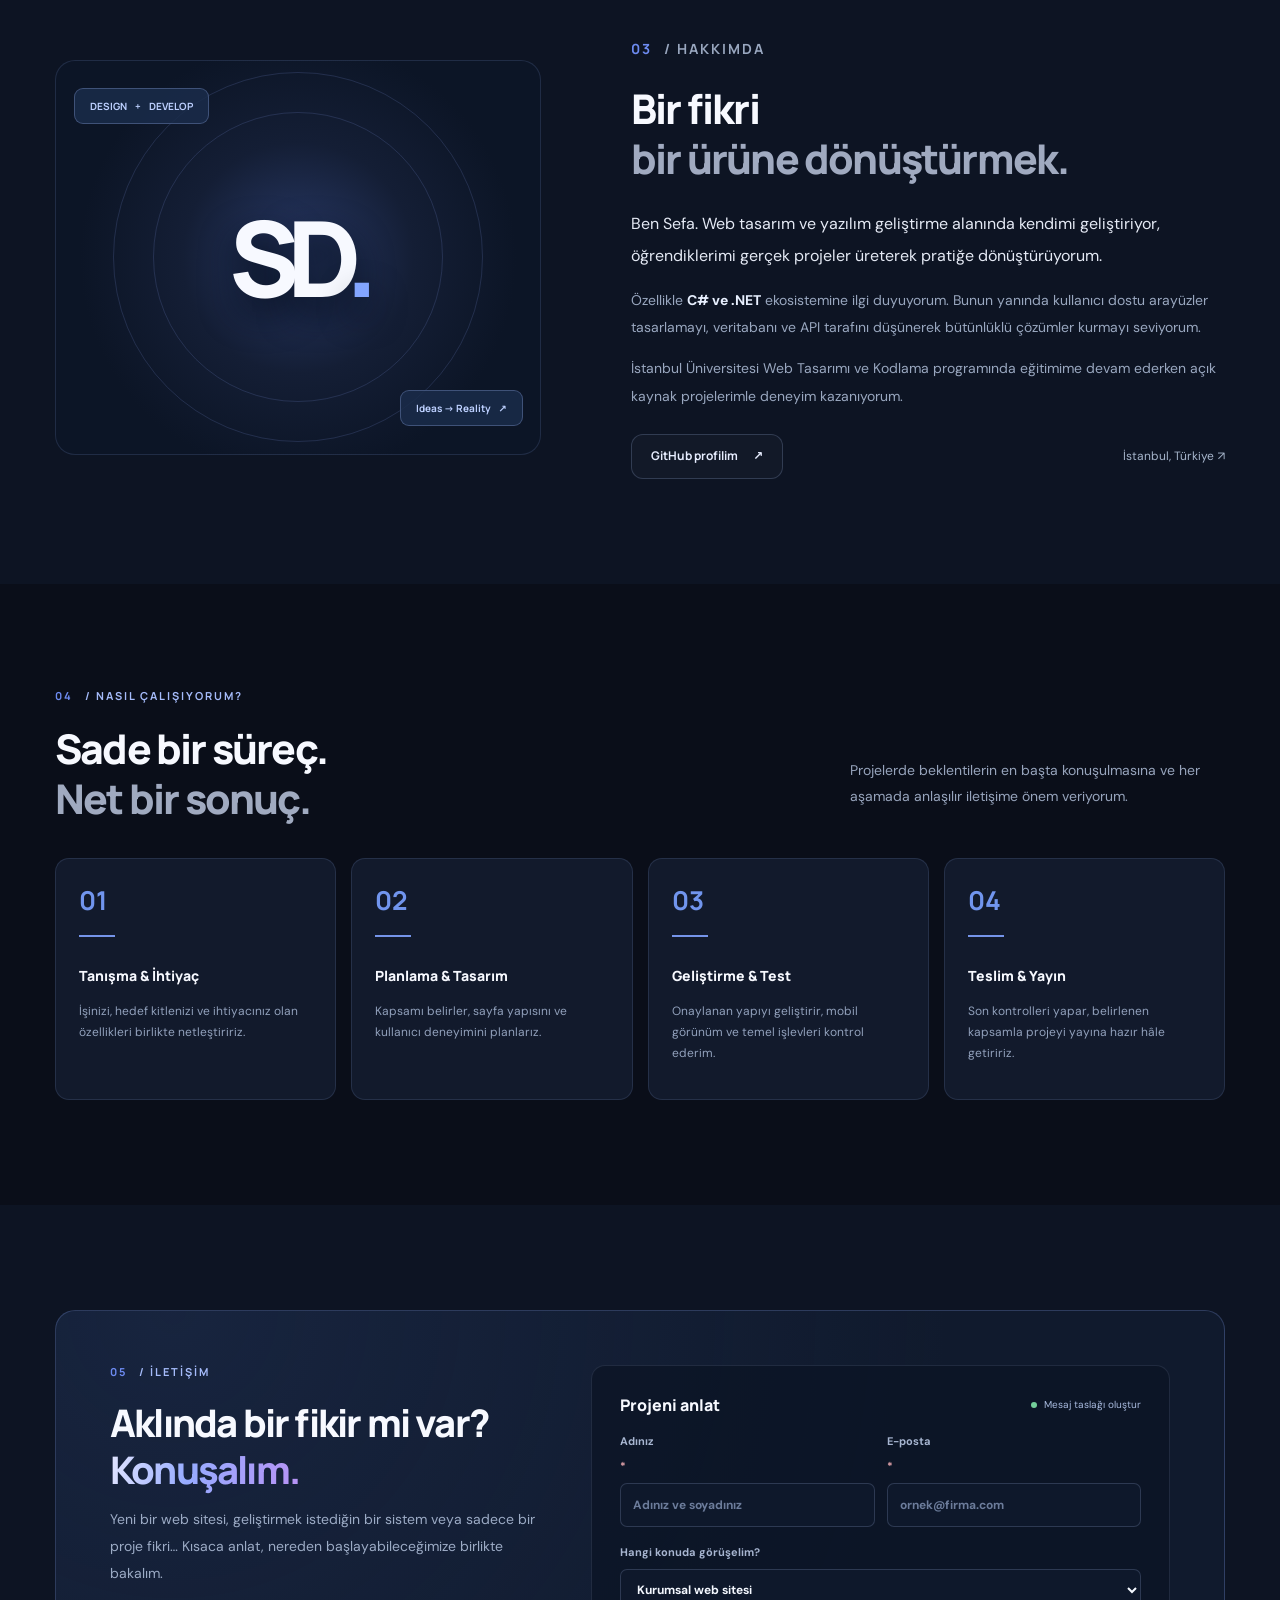
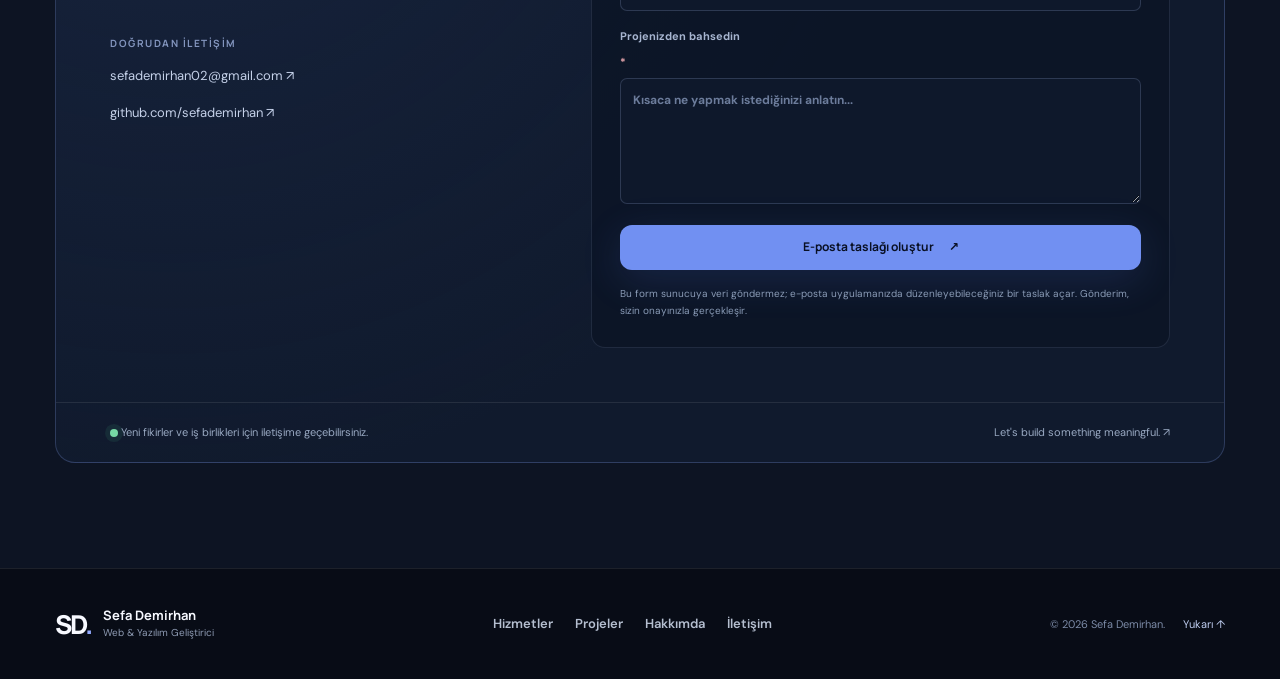
<file: docs/portfoy/index.html>
<!doctype html>
<html lang="tr">
<head>
  <meta charset="UTF-8">
  <meta name="viewport" content="width=device-width, initial-scale=1">
  <meta name="theme-color" content="#080b14">
  <meta name="description" content="Sefa Demirhan — web tasarım ve yazılım geliştirme. Modern kurumsal web siteleri, C#/.NET projeleri ve API çözümleri. Projeleri inceleyin, iletişime geçin.">
  <meta name="author" content="Sefa Demirhan">
  <meta property="og:type" content="website">
  <meta property="og:locale" content="tr_TR">
  <meta property="og:title" content="Sefa Demirhan | Web & Yazılım Geliştirici">
  <meta property="og:description" content="Modern web deneyimleri, sağlam yazılım çözümleri. Projelerimi inceleyin ve birlikte çalışalım.">
  <meta property="og:url" content="https://sefademirhan.github.io/sefademirhan/portfoy/">
  <meta name="color-scheme" content="dark">
  <link rel="canonical" href="https://sefademirhan.github.io/sefademirhan/portfoy/">
  <link rel="icon" type="image/svg+xml" href="assets/favicon.svg">
  <link rel="stylesheet" href="styles.css">
  <script src="app.js" defer></script>
  <title>Sefa Demirhan — Web & Yazılım Geliştirici</title>
</head>
<body>
  <div class="site-noise" aria-hidden="true"></div>
  <a class="skip-link" href="#icerik">Ana içeriğe geç</a>

  <header class="site-header" id="ust">
    <div class="container nav-inner">
      <a class="brand" href="#ust" aria-label="Sefa Demirhan, ana sayfa">
        <span class="brand-mark" aria-hidden="true">S<span>·</span>D</span>
        <span class="brand-caption">Sefa <strong>Demirhan</strong><small>WEB & SOFTWARE DEVELOPER</small></span>
      </a>
      <nav class="desktop-nav" aria-label="Ana menü">
        <a href="#hizmetler">Hizmetler</a>
        <a href="#projeler">Projeler</a>
        <a href="#hakkimda">Hakkımda</a>
        <a href="#surec">Çalışma sürecim</a>
      </nav>
      <div class="nav-actions">
        <a class="nav-contact" href="#iletisim">Bir proje konuşalım <span aria-hidden="true">↗</span></a>
        <button class="mobile-toggle" id="menu-toggle" type="button" aria-expanded="false" aria-label="Menüyü aç" aria-controls="mobile-nav">
          <span></span><span></span><span></span>
        </button>
      </div>
    </div>
    <nav class="mobile-nav" id="mobile-nav" aria-label="Mobil menü" hidden>
      <a href="#hizmetler">Hizmetler</a><a href="#projeler">Projeler</a><a href="#hakkimda">Hakkımda</a><a href="#surec">Çalışma sürecim</a><a href="#iletisim">İletişim <span aria-hidden="true">↗</span></a>
    </nav>
  </header>

  <main id="icerik">
    <section class="hero" aria-labelledby="hero-title">
      <div class="hero-grid-pattern" aria-hidden="true"></div>
      <div class="container hero-layout">
        <div class="hero-copy reveal">
          <div class="eyebrow"><span class="availability-dot"></span> DİJİTAL DÜNYADA BİRLİKTE ÜRETELİM <span class="eyebrow-line"></span></div>
          <p class="hero-overline">Merhaba, ben <strong>Sefa Demirhan</strong> <span class="wave" aria-hidden="true">✳</span></p>
          <h1 id="hero-title">Modern web<br>deneyimleri.<br><span class="headline-gradient">Sağlam yazılım.</span></h1>
          <p class="hero-description">Markaların dijitalde güçlü görünmesini sağlayan web siteleri ve günlük işleri kolaylaştıran yazılım çözümleri geliştiriyorum. Tasarımdan çalışan ürüne kadar her adımda özenle.</p>
          <div class="hero-buttons">
            <a class="button button-primary" href="#iletisim">Projenizi konuşalım <span class="button-arrow" aria-hidden="true">↗</span></a>
            <a class="button button-ghost" href="#projeler">Çalışmalarımı gör <span aria-hidden="true">↓</span></a>
          </div>
          <div class="hero-proof" aria-label="Kısa bilgiler">
            <div><span class="proof-icon">{ }</span><span>Gerçek kod,<br><strong>çalışan projeler</strong></span></div>
            <span class="proof-divider"></span>
            <div><span class="proof-icon">◈</span><span>Web tasarım<br><strong>ve .NET geliştirme</strong></span></div>
            <span class="proof-divider"></span>
            <div><span class="proof-icon">↗</span><span>İstanbul'dan<br><strong>uzaktan çalışma</strong></span></div>
          </div>
        </div>
        <div class="hero-visual reveal" aria-label="Yazılım geliştirme temalı dekoratif kod ekranı">
          <div class="hero-glow"></div>
          <div class="orbit orbit-a" aria-hidden="true"></div>
          <div class="orbit orbit-b" aria-hidden="true"></div>
          <div class="floating-label floating-label-one"><span class="signal-icon" aria-hidden="true">✦</span><span>Clean interfaces<br><small>Built with intention.</small></span></div>
          <div class="editor" aria-hidden="true">
            <div class="editor-top"><span class="editor-dots"><i></i><i></i><i></i></span><span class="editor-name">portfolio.tsx</span><span class="editor-top-icon">⌘</span></div>
            <div class="editor-tab"><span class="tab-active">⌘ &nbsp; project.config</span><span>✕</span></div>
            <div class="editor-code">
              <div><span class="ln">01</span><span class="syntax-purple">const</span> developer = <span class="syntax-blue">{</span></div>
              <div><span class="ln">02</span>&nbsp;&nbsp;name: <span class="syntax-yellow">'Sefa Demirhan'</span>,</div>
              <div><span class="ln">03</span>&nbsp;&nbsp;role: <span class="syntax-yellow">'Full Stack Developer'</span>,</div>
              <div><span class="ln">04</span>&nbsp;&nbsp;stack: <span class="syntax-blue">[</span></div>
              <div><span class="ln">05</span>&nbsp;&nbsp;&nbsp;&nbsp;<span class="syntax-green">'C#'</span>, <span class="syntax-green">'.NET'</span>, <span class="syntax-green">'SQL'</span>,</div>
              <div><span class="ln">06</span>&nbsp;&nbsp;&nbsp;&nbsp;<span class="syntax-green">'HTML'</span>, <span class="syntax-green">'CSS'</span>, <span class="syntax-green">'JS'</span></div>
              <div><span class="ln">07</span>&nbsp;&nbsp;<span class="syntax-blue">]</span>,</div>
              <div><span class="ln">08</span>&nbsp;&nbsp;focus: <span class="syntax-yellow">'Quality &amp; UX'</span>,</div>
              <div><span class="ln">09</span>&nbsp;&nbsp;status: <span class="syntax-green">'Building'</span></div>
              <div><span class="ln">10</span><span class="syntax-blue">}</span>;</div>
              <div class="code-gap"><span class="ln">11</span></div>
              <div><span class="ln">12</span><span class="syntax-purple">export default</span> <span class="syntax-blue">developer</span>;</div>
              <div><span class="ln">13</span><span class="caret"></span></div>
            </div>
            <div class="editor-footer"><span><i class="footer-green-dot"></i> Ready to build</span><span>UTF-8 &nbsp; · &nbsp; TypeScript</span></div>
          </div>
          <div class="floating-label floating-label-two"><span class="floating-code">&lt;/&gt;</span><span>Made with<br><strong>code &amp; purpose</strong></span></div>
          <div class="floating-spark spark-1" aria-hidden="true">✧</div><div class="floating-spark spark-2" aria-hidden="true">✦</div>
        </div>
      </div>
      <div class="container hero-bottom"><span>SCROLL TO EXPLORE</span><span class="vertical-rule"></span><span>01 / 05</span></div>
    </section>

    <section class="stack-strip" aria-label="Kullandığım teknolojiler">
      <div class="container stack-strip-inner"><span class="stack-intro">ÇALIŞTIĞIM TEKNOLOJİLER</span><div class="stack-logos"><span><span class="stack-symbol">#</span> C# &amp; .NET</span><span><span class="stack-symbol">⌁</span> ASP.NET Core</span><span><span class="stack-symbol">⌘</span> JavaScript</span><span><span class="stack-symbol">▥</span> SQL Server</span><span><span class="stack-symbol">◇</span> HTML &amp; CSS</span></div></div>
    </section>

    <section class="section services" id="hizmetler" aria-labelledby="services-title">
      <div class="container">
        <div class="section-heading reveal"><div><p class="section-kicker"><span>01</span> / NELER YAPIYORUM?</p><h2 id="services-title">Fikrinize uygun.<br><span class="muted-heading">İşinize yarayan çözümler.</span></h2></div><p class="heading-description">Her işletmenin ihtiyacı farklı. Hazır kalıplar yerine ihtiyaca odaklanan, anlaşılır ve sürdürülebilir işler üretmeyi hedefliyorum.</p></div>
        <div class="service-grid">
          <article class="service-card reveal"><div class="service-card-top"><span class="service-index">01 / WEB</span><span class="service-icon" aria-hidden="true"><svg viewBox="0 0 32 32" fill="none"><rect x="4" y="6" width="24" height="20" rx="3" stroke="currentColor" stroke-width="1.7"/><path d="M4 12h24M10 9h.1M14 9h.1M18 9h.1M10 18h12M10 21h8" stroke="currentColor" stroke-width="1.7" stroke-linecap="round"/></svg></span></div><h3>Kurumsal Web<br>Siteleri</h3><p>Markanıza özel, hızlı ve tüm ekranlara uyumlu web deneyimleri. İşinizi anlatan ve ziyaretçiyi doğru adıma yönlendiren tasarımlar.</p><div class="service-tags"><span>Responsive</span><span>SEO temelleri</span><span>Modern UI</span></div><a class="service-more" href="#iletisim" aria-label="Kurumsal web sitesi için iletişime geç">Proje konuşalım <span aria-hidden="true">↗</span></a></article>
          <article class="service-card service-card-featured reveal"><div class="service-card-top"><span class="service-index">02 / BACKEND</span><span class="service-icon" aria-hidden="true"><svg viewBox="0 0 32 32" fill="none"><path d="M11 7L4 16l7 9M21 7l7 9-7 9M19 5l-6 22" stroke="currentColor" stroke-width="1.9" stroke-linecap="round" stroke-linejoin="round"/></svg></span></div><h3>API &amp; Backend<br>Geliştirme</h3><p>ASP.NET Core ve SQL Server ile veriyi doğru yöneten, ihtiyaçlara göre şekillenen API ve sunucu tarafı çözümler.</p><div class="service-tags"><span>ASP.NET Core</span><span>REST API</span><span>SQL</span></div><a class="service-more" href="#iletisim" aria-label="API ve backend hizmeti için iletişime geç">Proje konuşalım <span aria-hidden="true">↗</span></a></article>
          <article class="service-card reveal"><div class="service-card-top"><span class="service-index">03 / SOFTWARE</span><span class="service-icon" aria-hidden="true"><svg viewBox="0 0 32 32" fill="none"><rect x="4" y="5" width="24" height="20" rx="3" stroke="currentColor" stroke-width="1.7"/><path d="M4 11h24M10 29h12M16 25v4M9 17l3 3 5-5" stroke="currentColor" stroke-width="1.7" stroke-linecap="round" stroke-linejoin="round"/></svg></span></div><h3>Özel Yazılım &amp;<br>Otomasyon</h3><p>Tekrarlayan iş süreçlerini kolaylaştırmak için masaüstü araçları, veritabanı destekli takip sistemleri ve küçük otomasyonlar.</p><div class="service-tags"><span>C#</span><span>Windows Forms</span><span>İş akışı</span></div><a class="service-more" href="#iletisim" aria-label="Özel yazılım ve otomasyon hizmeti için iletişime geç">Proje konuşalım <span aria-hidden="true">↗</span></a></article>
        </div>
      </div>
    </section>

    <section class="section projects" id="projeler" aria-labelledby="projects-title">
      <div class="container">
        <div class="section-heading project-heading reveal"><div><p class="section-kicker"><span>02</span> / SEÇİLİ ÇALIŞMALAR</p><h2 id="projects-title">Kodun ötesinde.<br><span class="muted-heading">Ortaya çıkan işler.</span></h2></div><p class="heading-description">Aşağıdaki projeler kendi geliştirdiğim portföy ve öğrenme çalışmalarıdır. Açık kaynak kodlarını GitHub'dan inceleyebilirsiniz.</p></div>
        <div class="filters" aria-label="Proje kategorileri">
          <button class="filter active" type="button" data-filter="all" aria-pressed="true">Tüm projeler <span>04</span></button>
          <button class="filter" type="button" data-filter="backend" aria-pressed="false">Backend <span>02</span></button>
          <button class="filter" type="button" data-filter="desktop" aria-pressed="false">Masaüstü <span>01</span></button>
          <button class="filter" type="button" data-filter="web" aria-pressed="false">Web <span>01</span></button>
        </div>
        <div class="project-grid" id="project-grid">
          <article class="project-card project-card-large reveal" data-category="desktop"><div class="project-art art-stock"><div class="art-topline"><span>STOCK_MANAGER.EXE</span><span>◼ ◻ ✕</span></div><div class="stock-window"><div class="stock-heading"><span class="fake-circle">▦</span><span>Stok Takip Paneli<small>Ürün ve hareket yönetimi</small></span><span class="mock-chip">● Aktif</span></div><div class="stock-mini-stats"><span><small>Toplam ürün</small><strong>128</strong></span><span><small>Stok hareketi</small><strong>64</strong></span><span><small>Kritik stok</small><strong>03</strong></span></div><div class="stock-table"><div class="stock-row stock-row-head"><span>ÜRÜN</span><span>KATEGORİ</span><span>MİKTAR</span></div><div class="stock-row"><span><i class="table-dot"></i> Mekanik Klavye</span><span>Teknoloji</span><span>42</span></div><div class="stock-row"><span><i class="table-dot dot-purple"></i> Monitör</span><span>Teknoloji</span><span>18</span></div><div class="stock-row"><span><i class="table-dot dot-orange"></i> Mouse</span><span>Teknoloji</span><span>03</span></div></div></div><span class="mock-caption">ARAYÜZ TEMSİLİ</span></div><div class="project-info"><div class="project-meta"><span>01 / MASAÜSTÜ UYGULAMA</span><span>2026</span></div><h3>Stok Yönetim Sistemi</h3><p>Windows Forms arayüzü, ürün yönetimi, stok giriş/çıkış takibi ve SQL Server veritabanıyla geliştirilen masaüstü uygulaması.</p><div class="project-tech"><span>C#</span><span>.NET 8</span><span>WinForms</span><span>SQL Server</span></div><a href="https://github.com/sefademirhan/stock-management-system" target="_blank" rel="noopener noreferrer" class="project-link">Kodları GitHub'da incele <span aria-hidden="true">↗</span></a></div></article>
          <article class="project-card reveal" data-category="backend"><div class="project-art art-commerce"><div class="api-window"><div class="api-window-title"><span>◇</span><strong>Commerce API</strong><span>•••</span></div><div class="api-row"><span class="method get">GET</span><span>/api/products</span><b>200</b></div><div class="api-row"><span class="method post">POST</span><span>/api/carts</span><b>201</b></div><div class="api-row"><span class="method put">PUT</span><span>/api/carts/items</span><b>200</b></div><div class="api-row"><span class="method post">POST</span><span>/api/carts/checkout</span><b>200</b></div><div class="api-caption"><span class="api-bullet"></span> SQL transactions · Stock-aware checkout</div></div><span class="mock-caption">API TEMSİLİ</span></div><div class="project-info"><div class="project-meta"><span>02 / BACKEND</span><span>2026</span></div><h3>E-Commerce API</h3><p>Ürün, kategori, sepet ve sipariş akışlarını yöneten ASP.NET Core REST API portföy projesi. Ödeme altyapısı içermez.</p><div class="project-tech"><span>ASP.NET Core</span><span>EF Core</span><span>SQL</span></div><a href="https://github.com/sefademirhan/e-commerce-api" target="_blank" rel="noopener noreferrer" class="project-link">Kodları GitHub'da incele <span aria-hidden="true">↗</span></a></div></article>
          <article class="project-card reveal" data-category="backend"><div class="project-art art-auth"><div class="auth-window"><div class="auth-shield" aria-hidden="true">♢</div><span class="auth-overline">IDENTITY / ACCESS</span><h4>Secure access,<br>thoughtful design.</h4><div class="auth-pills"><span>JWT token</span><span>BCrypt</span><span>Refresh rotation</span></div><div class="auth-process"><span><i></i> AUTHENTICATED</span><span>●●●●●●●●</span></div></div><span class="mock-caption">KONSEPT GÖRSEL</span></div><div class="project-info"><div class="project-meta"><span>03 / BACKEND</span><span>2026</span></div><h3>Authentication API</h3><p>Kayıt, giriş, JWT erişim token'ı ve yenileme token'ı akışı sunan, eğitim amaçlı kimlik doğrulama API'si.</p><div class="project-tech"><span>ASP.NET Core</span><span>JWT</span><span>BCrypt</span></div><a href="https://github.com/sefademirhan/authentication-api" target="_blank" rel="noopener noreferrer" class="project-link">Kodları GitHub'da incele <span aria-hidden="true">↗</span></a></div></article>
          <article class="project-card reveal" data-category="web"><div class="project-art art-coffee"><div class="cafe-browser"><div class="cafe-header"><span>KÖK<span class="cafe-dot">.</span></span><span>HİKÂYEMİZ &nbsp; MENÜ &nbsp; İLETİŞİM</span></div><div class="cafe-main"><span>HER GÜN İYİ BİR BAŞLANGIÇ</span><strong>Bir yudum mola,<br><em>çokça keyif.</em></strong><i class="cafe-cup" aria-hidden="true">☕</i><span class="cafe-cta">Menüyü keşfet →</span></div></div><span class="mock-caption">KONSEPT WEB SİTESİ</span></div><div class="project-info"><div class="project-meta"><span>04 / WEB TASARIM</span><span>2026</span></div><h3>KÖK Kahve — Demo</h3><p>Hayalî bir kafe için hazırlanmış, mobil uyumlu tanıtım sitesi. Gerçek bir müşteri çalışması değildir.</p><div class="project-tech"><span>HTML</span><span>CSS</span><span>JavaScript</span></div><a href="https://sefademirhan.github.io/sefademirhan/" target="_blank" rel="noopener noreferrer" class="project-link">Canlı demoyu incele <span aria-hidden="true">↗</span></a></div></article>
        </div>
        <div class="projects-outro"><span>Daha fazlası için açık kaynak çalışmalarım</span><a href="https://github.com/sefademirhan?tab=repositories" target="_blank" rel="noopener noreferrer" class="text-link">Tüm GitHub projeleri <span aria-hidden="true">↗</span></a></div>
      </div>
    </section>

    <section class="section about" id="hakkimda" aria-labelledby="about-title">
      <div class="container about-layout">
        <div class="about-art reveal" aria-hidden="true"><div class="about-orbit orbit-one"></div><div class="about-orbit orbit-two"></div><div class="about-monogram">SD<span>.</span></div><div class="about-label about-label-one"><span>DESIGN</span><strong>+</strong><span>DEVELOP</span></div><div class="about-label about-label-two">Ideas → Reality <span>↗</span></div></div>
        <div class="about-copy reveal"><p class="section-kicker"><span>03</span> / HAKKIMDA</p><h2 id="about-title">Bir fikri<br><span class="muted-heading">bir ürüne dönüştürmek.</span></h2><p class="about-lead">Ben Sefa. Web tasarım ve yazılım geliştirme alanında kendimi geliştiriyor, öğrendiklerimi gerçek projeler üreterek pratiğe dönüştürüyorum.</p><p>Özellikle <strong>C# ve .NET</strong> ekosistemine ilgi duyuyorum. Bunun yanında kullanıcı dostu arayüzler tasarlamayı, veritabanı ve API tarafını düşünerek bütünlüklü çözümler kurmayı seviyorum.</p><p>İstanbul Üniversitesi Web Tasarımı ve Kodlama programında eğitimime devam ederken açık kaynak projelerimle deneyim kazanıyorum.</p><div class="about-footer"><a class="button button-outline" href="https://github.com/sefademirhan" target="_blank" rel="noopener noreferrer">GitHub profilim <span aria-hidden="true">↗</span></a><span>İstanbul, Türkiye <i aria-hidden="true">↗</i></span></div></div>
      </div>
    </section>

    <section class="section process" id="surec" aria-labelledby="process-title"><div class="container"><div class="section-heading reveal"><div><p class="section-kicker"><span>04</span> / NASIL ÇALIŞIYORUM?</p><h2 id="process-title">Sade bir süreç.<br><span class="muted-heading">Net bir sonuç.</span></h2></div><p class="heading-description">Projelerde beklentilerin en başta konuşulmasına ve her aşamada anlaşılır iletişime önem veriyorum.</p></div><div class="process-grid"><article class="process-card reveal"><span class="process-num">01</span><span class="process-rule"></span><h3>Tanışma &amp; İhtiyaç</h3><p>İşinizi, hedef kitlenizi ve ihtiyacınız olan özellikleri birlikte netleştiririz.</p></article><article class="process-card reveal"><span class="process-num">02</span><span class="process-rule"></span><h3>Planlama &amp; Tasarım</h3><p>Kapsamı belirler, sayfa yapısını ve kullanıcı deneyimini planlarız.</p></article><article class="process-card reveal"><span class="process-num">03</span><span class="process-rule"></span><h3>Geliştirme &amp; Test</h3><p>Onaylanan yapıyı geliştirir, mobil görünüm ve temel işlevleri kontrol ederim.</p></article><article class="process-card reveal"><span class="process-num">04</span><span class="process-rule"></span><h3>Teslim &amp; Yayın</h3><p>Son kontrolleri yapar, belirlenen kapsamla projeyi yayına hazır hâle getiririz.</p></article></div></div></section>

    <section class="section contact" id="iletisim" aria-labelledby="contact-title"><div class="container"><div class="contact-panel reveal"><div class="contact-top"><div class="contact-info"><p class="section-kicker"><span>05</span> / İLETİŞİM</p><h2 id="contact-title">Aklında bir fikir mi var?<br><span class="headline-gradient">Konuşalım.</span></h2><p>Yeni bir web sitesi, geliştirmek istediğin bir sistem veya sadece bir proje fikri… Kısaca anlat, nereden başlayabileceğimize birlikte bakalım.</p><div class="contact-direct"><span>DOĞRUDAN İLETİŞİM</span><a id="email-link" href="mailto:sefademirhan02@gmail.com">sefademirhan02@gmail.com <span aria-hidden="true">↗</span></a><a href="https://github.com/sefademirhan" target="_blank" rel="noopener noreferrer">github.com/sefademirhan <span aria-hidden="true">↗</span></a></div></div><form id="contact-form" class="contact-form" novalidate><div class="form-head"><span>Projeni anlat</span><span class="form-online"><i></i> Mesaj taslağı oluştur</span></div><div class="form-field-row"><label for="contact-name">Adınız <span>*</span><input id="contact-name" name="name" type="text" placeholder="Adınız ve soyadınız" maxlength="80" autocomplete="name" required></label><label for="contact-email">E-posta <span>*</span><input id="contact-email" name="email" type="email" placeholder="ornek@firma.com" maxlength="140" autocomplete="email" required></label></div><label for="contact-service">Hangi konuda görüşelim?<select id="contact-service" name="service"><option value="Web sitesi">Kurumsal web sitesi</option><option value="API ve backend">API ve backend</option><option value="Özel yazılım">Özel yazılım / otomasyon</option><option value="Diğer">Diğer / henüz karar vermedim</option></select></label><label for="contact-message">Projenizden bahsedin <span>*</span><textarea id="contact-message" name="message" rows="5" placeholder="Kısaca ne yapmak istediğinizi anlatın..." maxlength="2500" required></textarea></label><button class="button button-primary form-submit" type="submit">E-posta taslağı oluştur <span aria-hidden="true">↗</span></button><p id="form-feedback" class="form-feedback" role="status">Bu form sunucuya veri göndermez; e-posta uygulamanızda düzenleyebileceğiniz bir taslak açar. Gönderim, sizin onayınızla gerçekleşir.</p></form></div><div class="contact-bottom"><div><span class="availability-dot"></span> Yeni fikirler ve iş birlikleri için iletişime geçebilirsiniz.</div><span>Let's build something meaningful. ↗</span></div></div></div></section>
  </main>

  <footer class="footer"><div class="container footer-inner"><div class="footer-brand"><span class="footer-logo">SD<span>.</span></span><div><strong>Sefa Demirhan</strong><span>Web &amp; Yazılım Geliştirici</span></div></div><div class="footer-links"><a href="#hizmetler">Hizmetler</a><a href="#projeler">Projeler</a><a href="#hakkimda">Hakkımda</a><a href="#iletisim">İletişim</a></div><div class="footer-end"><span>© <span id="year">2026</span> Sefa Demirhan.</span><a href="#ust" aria-label="Başa dön">Yukarı ↑</a></div></div></footer>
  <div class="toast" id="toast" role="status" aria-live="polite" hidden></div>
</body>
</html>
</file>
<file: docs/styles.css>
@charset "UTF-8";
:root{
  --dark:#1d382f; --dark2:#162c25; --ink:#24332c; --muted:#6a716b;
  --paper:#f8f5ee; --cream:#f1e9dc; --sand:#e8ddcc; --accent:#b76d42;
  --line:rgba(37,57,45,.15); --serif:Georgia,'Times New Roman',serif;
  --sans:'Segoe UI',Tahoma,Geneva,Verdana,sans-serif;
}
*,*::before,*::after{box-sizing:border-box}
html{scroll-behavior:smooth;scroll-padding-top:100px}
body{margin:0;background:var(--paper);color:var(--ink);font-family:var(--sans);font-size:16px;-webkit-font-smoothing:antialiased}
img{max-width:100%;display:block}
a{text-decoration:none;color:inherit}
button,input,textarea{font:inherit}
button{cursor:pointer}
button:focus-visible,a:focus-visible,input:focus-visible,textarea:focus-visible,summary:focus-visible{outline:3px solid #d29858;outline-offset:4px}
::selection{background:#c6916d;color:#fff}
.container{width:min(100% - 84px,1320px);margin-inline:auto}
.skip-link{position:absolute;z-index:9999;top:-90px;left:20px;background:#fff;color:#183429;padding:12px 16px}
.skip-link:focus{top:10px}
.topbar{background:var(--dark);color:#f5efdf;font-size:10px;letter-spacing:.19em;font-weight:700}
.topbar-inner{height:34px;display:flex;justify-content:space-between;gap:15px;align-items:center}
.tiny-sun{font-size:16px;margin-right:9px;color:#d5a472;vertical-align:middle}
.site-header{position:sticky;top:0;z-index:60;background:rgba(248,245,238,.97);backdrop-filter:blur(16px);border-bottom:1px solid var(--line)}
.nav-wrap{height:88px;display:flex;align-items:center;gap:26px}
.brand{display:inline-flex;align-items:center;gap:12px;min-width:220px}
.brand-symbol{width:47px;height:47px;border-radius:100%;display:grid;place-content:center;color:#f4e9cf;background:var(--dark);font:italic bold 34px var(--serif);line-height:1;letter-spacing:-3px}
.brand-dot{color:#d59d62}
.brand-name{font-weight:850;letter-spacing:.14em;font-size:21px;line-height:1.15}
.brand-name small{display:block;font-size:8px;letter-spacing:.23em;font-weight:700;margin-top:5px}
.desktop-nav{display:flex;align-items:center;gap:32px;margin-left:auto}
.desktop-nav a{font-size:13px;font-weight:650;transition:color .2s}
.desktop-nav a:hover{color:var(--accent)}
.btn{border-radius:3px;display:inline-flex;align-items:center;justify-content:space-between;gap:28px;border:1px solid transparent;min-height:44px;padding:12px 19px;font-size:13px;font-weight:700;transition:transform .2s,background .2s,color .2s,border-color .2s}
.btn span{font-size:18px;font-weight:400}
.btn:hover{transform:translateY(-2px)}
.btn-dark{color:white;background:var(--dark)}
.btn-dark:hover{background:#335b48}
.btn-cream{color:var(--dark);background:#f5eddf}
.btn-cream:hover{background:white}
.btn-outline{border:1px solid var(--dark);color:var(--dark)}
.btn-outline:hover{background:var(--dark);color:#fff}
.nav-cta{margin-left:16px;min-width:162px}
.mobile-menu-button{display:none;background:transparent;border:0;min-width:44px;height:44px;padding:12px;margin-left:auto}
.mobile-menu-button span{height:2px;background:var(--dark);display:block;margin:5px auto;width:25px}
.mobile-nav[hidden]{display:none}
.mobile-nav{background:var(--paper);border-top:1px solid var(--line);padding:12px 24px 24px}
.mobile-nav a{display:block;padding:12px 8px;border-bottom:1px solid var(--line);font-weight:650}
.hero{overflow:hidden;background:linear-gradient(145deg,#faf7f0 15%,#f0e8d9 100%)}
.hero-grid{display:grid;grid-template-columns:1.07fr .93fr;align-items:center;min-height:670px;gap:46px;padding-block:46px 62px}
.hero-copy{padding:10px 0 0 12px;max-width:680px}
.eyebrow,.section-kicker-text{font-size:11px;letter-spacing:.20em;font-weight:800;color:var(--accent)}
.eyebrow{display:flex;align-items:center;gap:14px;margin-bottom:27px}
.eyebrow-line{width:31px;height:1px;background:var(--accent)}
h1,h2,h3,p{margin-top:0}
h1,.section-heading,.contact-left h2{font-family:var(--serif);font-weight:400;letter-spacing:-.048em}
h1{font-size:clamp(60px,5.2vw,91px);line-height:1.06;margin-bottom:23px;color:var(--dark)}
h1 em,.section-heading em,.contact-left h2 em{font-weight:400;color:var(--accent)}
.period{color:var(--accent)}
.hero-description{color:#677269;line-height:1.85;font-size:16px;max-width:510px;margin-bottom:30px}
.hero-actions{display:flex;align-items:center;flex-wrap:wrap;gap:33px}
.btn-large{padding:14px 26px;min-height:55px;font-size:14px;min-width:192px}
.text-link{font-size:13px;font-weight:800;display:inline-flex;gap:28px;align-items:center;border-bottom:1px solid #8c9a8b;padding-bottom:9px;transition:color .2s}
.text-link:hover{color:var(--accent)}
.text-link span{font-size:18px;font-weight:400}
.hero-meta{display:flex;gap:22px;margin-top:65px;align-items:center}
.hero-meta>div:not(.meta-divider){display:flex;gap:11px;align-items:center;color:#778078;font-size:11px;line-height:1.6;letter-spacing:.005em}
.hero-meta strong{color:#354438;font-size:12px}
.meta-icon{font:28px var(--serif);color:var(--accent)}
.meta-divider{height:41px;width:1px;background:#c5c6b9}
.hero-visual{position:relative;padding:7px 48px 35px 8px}
.hero-image-shell{height:610px;overflow:hidden;background:#91563c;border-radius:51% 51% 4px 4px/17% 17% 4px 4px;box-shadow:20px 26px 0px #dfd0b8}
.hero-image-shell img{width:100%;height:100%;object-fit:cover}
.hero-floating-card{position:absolute;left:-51px;bottom:44px;display:flex;gap:16px;background:#fffaf0;box-shadow:0 12px 35px #342e2522;padding:23px 27px 20px 23px;transform:rotate(-4deg)}
.float-icon{color:var(--accent);font-size:37px;line-height:1}
.hero-floating-card strong{display:block;color:var(--dark);font:italic 21px/1.16 var(--serif)}
.hero-floating-card div span{display:block;margin-top:11px;font-size:9px;letter-spacing:.22em;color:#9a917e;font-weight:800}
.visual-side-text{position:absolute;right:-2px;bottom:185px;writing-mode:vertical-rl;transform:rotate(180deg);font-size:10px;letter-spacing:.28em;font-weight:800;color:#a99b84}
.ticker{height:58px;display:flex;align-items:center;overflow:hidden;background:var(--dark);color:#f3e9d3;white-space:nowrap}
.ticker-track{min-width:max-content;display:flex;align-items:center;gap:34px;font:700 12px var(--sans);letter-spacing:.26em;animation:marquee 36s linear infinite}
.ticker-track span{font-size:19px;color:#d6a16f}
@keyframes marquee{from{transform:translateX(2%)}to{transform:translateX(-32%)}}
.section{padding-block:110px}
.intro{background:#faf8f3}
.intro-grid{display:grid;grid-template-columns:.32fr 1fr;gap:50px}
.section-kicker{display:flex;align-items:flex-start;gap:15px;padding-top:16px;font-size:11px;color:var(--accent);letter-spacing:.18em;font-weight:800;white-space:nowrap}
.kicker-line{display:inline-block;height:1px;width:72px;background:#b6ab94;margin-top:8px}
.section-heading{font-size:clamp(43px,4.4vw,67px);color:var(--dark);line-height:1.15;margin-bottom:28px}
.intro .section-heading{max-width:810px}
.section-lead{max-width:770px;color:#627166;line-height:1.9;font-size:17px}
.intro-highlights{display:flex;flex-wrap:wrap;gap:14px 36px;margin-top:37px}
.intro-highlights span{font-size:12px;color:#505d51;display:inline-flex;gap:12px;align-items:center}
.intro-highlights b{font:italic 22px var(--serif);color:var(--accent)}
.menu-section{background:#f0e9dc}
.section-headline{display:flex;justify-content:space-between;gap:60px;align-items:end;margin-bottom:38px}
.section-headline .section-heading{margin-bottom:0}
.section-headline>p{font-size:14px;color:#68736b;line-height:1.85;max-width:350px;margin-bottom:5px}
.section-kicker-text{margin-bottom:22px}
.menu-tabs{display:flex;gap:10px;flex-wrap:wrap;border-top:1px solid #ccc4b4;padding-top:27px;margin-bottom:27px}
.menu-tab{border:1px solid #c9c4b7;background:transparent;color:#415149;min-width:165px;padding:13px 17px;font-size:13px;text-align:left;display:flex;justify-content:space-between;gap:30px;font-weight:750;transition:background .15s,color .15s}
.menu-tab.active,.menu-tab:hover{background:var(--dark);color:#fff;border-color:var(--dark)}
.menu-tab span{font-size:15px}
.menu-grid{display:grid;grid-template-columns:repeat(3,minmax(0,1fr));gap:22px}
.menu-card{background:#fffaf1;overflow:hidden;box-shadow:0 2px 2px #271b0b08;transition:transform .2s,box-shadow .2s}
.menu-card:hover{transform:translateY(-5px);box-shadow:0 14px 24px #271b0b17}
.menu-art{height:246px;display:grid;place-items:center;overflow:hidden;position:relative}
.menu-art::before,.menu-art::after{content:"";position:absolute;border:1px solid #ffffff36;border-radius:100%}
.menu-art::before{width:270px;height:270px;top:-140px;right:-65px}
.menu-art::after{width:200px;height:200px;left:-90px;bottom:-95px}
.art-circle{height:145px;width:145px;border-radius:50%;border:8px solid #fff8ec8c;box-shadow:inset 0 0 30px #0002,0 22px 30px #0002;background:#ffffff20;display:grid;place-items:center;color:#fff1d7;font:82px var(--serif);transform:rotate(-13deg);text-shadow:0 3px 7px #0004;line-height:1}
.coffee-one{background:radial-gradient(circle at 30% 25%,#e1b379,#95603f 49%,#67442f)}
.coffee-two{background:radial-gradient(circle at 25% 15%,#f1c996,#ac6743 52%,#75412b)}
.coffee-three{background:radial-gradient(circle at 50% 0%,#c5a173,#644c3c 57%,#332c29)}
.bake-one{background:radial-gradient(circle at 25% 15%,#e8bb87,#bb814d 52%,#785038)}
.bake-two{background:radial-gradient(circle at 25% 15%,#e7d0ac,#a67654 52%,#7b5140)}
.bake-three{background:radial-gradient(circle at 25% 15%,#bc9068,#785044 52%,#573529)}
.cold-one{background:radial-gradient(circle at 25% 15%,#c4d8d0,#769c91 52%,#416a63)}
.cold-two{background:radial-gradient(circle at 25% 15%,#bea783,#6a6951 52%,#384b39)}
.cold-three{background:radial-gradient(circle at 25% 15%,#f2daa5,#c5b05d 52%,#728d58)}
.menu-card-body{padding:23px 26px 28px;min-height:194px;position:relative}
.menu-card-eyebrow{display:flex;justify-content:space-between;gap:10px;color:var(--accent);font-weight:800;font-size:9px;letter-spacing:.16em;margin-bottom:16px}
.menu-card h3{font:normal 27px var(--serif);color:var(--dark);letter-spacing:-.03em;margin:0 0 9px}
.menu-card p{font-size:12px;color:#798078;line-height:1.65;padding-right:75px;margin:0}
.menu-price{position:absolute;right:24px;bottom:28px;color:var(--dark);font-size:19px;font-weight:700}
.menu-bottom{display:flex;justify-content:space-between;align-items:center;gap:25px;flex-wrap:wrap;padding-top:25px;color:#827e72;font-size:12px}
.values-section{background:var(--dark);color:#fff7e9;padding-block:57px}
.values-grid{display:grid;grid-template-columns:repeat(3,minmax(0,1fr));gap:40px}
.value{padding:10px 38px 10px 18px;border-right:1px solid #f1e6d027;display:grid;grid-template-columns:55px 1fr;column-gap:13px}
.value:last-child{border:0}
.value-icon{grid-row:span 2;font:39px var(--serif);color:#d7a778}
.value h3{font:22px var(--serif);margin:3px 0 10px}
.value p{line-height:1.7;color:#c7cabe;font-size:12px;margin-bottom:0}
.space-section{background:#faf8f3}
.space-grid{display:grid;grid-template-columns:1.04fr .96fr;gap:8%;align-items:center}
.space-image-wrap{position:relative;min-height:530px;background:#bb8965}
.space-image-wrap img{height:530px;width:100%;object-fit:cover}
.space-image-label{position:absolute;left:0;bottom:0;background:#fff7e7;color:var(--dark);padding:20px 26px;font-size:11px;letter-spacing:.16em;font-weight:800}
.space-copy{padding-block:24px}
.space-copy .section-heading{max-width:420px}
.space-copy>p:not(.section-kicker-text){color:#6b746b;line-height:1.85;font-size:15px;max-width:470px}
.space-notes{display:grid;margin-block:27px 36px;gap:13px;color:#384b3b;font-size:13px;font-weight:650}
.space-notes span{border-bottom:1px solid var(--line);padding-bottom:13px}
.space-copy .btn{min-width:156px}
.contact-section{background:var(--dark);color:#fbf4e6;padding-block:97px}
.contact-grid{display:grid;grid-template-columns:1fr .9fr;gap:9%;align-items:start}
.section-kicker-text.light{color:#d7aa7a}
.contact-left h2{font-size:clamp(53px,5vw,75px);line-height:1.14;margin:0 0 22px;max-width:570px;color:#fff6e7}
.contact-left h2 em{color:#d6a775}
.contact-left>p:not(.section-kicker-text){color:#c6d0c8;line-height:1.9;max-width:480px}
.contact-details{margin-block:40px 31px;display:grid;gap:25px}
.contact-details>div{display:grid;gap:7px}
.contact-details span{font-size:10px;color:#b6a083;letter-spacing:.18em;font-weight:800}
.contact-details strong{font-weight:500;font-size:14px;color:#f4eee2;overflow-wrap:anywhere}
.contact-left .btn{min-width:201px}
.contact-form{background:#f8f4ec;padding:43px 44px 39px;color:#243b2d;box-shadow:12px 12px 0 #365548}
.form-eyebrow{color:var(--accent);letter-spacing:.17em;font-size:10px;font-weight:800;margin-bottom:10px}
.contact-form h3{font:35px var(--serif);letter-spacing:-.03em;margin:0 0 10px}
.form-intro{font-size:12px;line-height:1.65;color:#7d8075;margin-bottom:25px}
.field{display:grid;gap:7px;margin-bottom:17px}
.field label{font-size:12px;font-weight:750}
.field input,.field textarea{background:#fffdf8;border:1px solid #d1cfc4;border-radius:0;padding:13px 15px;color:#1b372b;outline:0;width:100%;resize:vertical}
.field input:focus,.field textarea:focus{border-color:#647c69;box-shadow:0 0 0 2px #4f795127}
.field input::placeholder,.field textarea::placeholder{color:#aaa99e}
.submit-button{width:100%;margin-top:4px}
.form-hint{font-size:10px;line-height:1.65;color:#8d8b80;margin-top:15px;margin-bottom:0}
.faq-section{background:#faf8f3;padding-block:88px}
.faq-grid{display:grid;grid-template-columns:1fr 1.05fr;gap:11%}
.faq-grid .section-heading{margin-bottom:0}
.faq-list details{border-bottom:1px solid #c6cfc3}
.faq-list summary{list-style:none;display:flex;justify-content:space-between;align-items:center;gap:20px;padding:20px 4px;font-weight:750;font-size:15px;cursor:pointer}
.faq-list summary::-webkit-details-marker{display:none}
.faq-list summary span{font-size:24px;color:var(--accent);font-weight:400}
.faq-list details[open] summary span{transform:rotate(45deg)}
.faq-list p{line-height:1.75;color:#6c766e;font-size:13px;padding:0 32px 18px 4px}
.faq-list code{font-size:12px;background:#e7e9e2;padding:2px 5px}
.footer{background:#13291f;color:#eaf0e5}
.footer-top{display:flex;justify-content:space-between;align-items:end;padding-block:48px 40px;gap:35px}
.footer-brand{font:normal 76px/1 var(--serif);letter-spacing:-.08em}
.footer-brand span{color:#daaa73}
.footer-top p{font-size:12px;color:#a6b9a8;margin-top:10px;margin-bottom:0}
.footer-links{display:flex;flex-wrap:wrap;gap:21px;font-size:13px}
.footer-links a:hover,.footer-bottom a:hover{color:#ddaa72}
.footer-bottom{border-top:1px solid #ffffff26;display:flex;justify-content:space-between;flex-wrap:wrap;gap:12px;padding:19px 0 24px;color:#a7b3a8;font-size:11px}
.footer-bottom a{color:#f4e8d5}
.toast{position:fixed;bottom:22px;right:22px;z-index:101;width:min(420px,calc(100% - 44px));background:#fffaf0;border:1px solid #bb9d7a;box-shadow:0 18px 40px #10261c44;border-left:5px solid #b67e4b;padding:20px 22px;color:#244132;font-size:13px;line-height:1.65}
.toast[hidden]{display:none}
@media(max-width:1120px){
 .container{width:min(100% - 52px,1320px)}
 .desktop-nav{gap:16px}.brand{min-width:174px}.nav-cta{margin-left:0}
 .hero-grid{gap:18px;min-height:590px}
 .hero-image-shell{height:550px}.hero-visual{padding-right:23px}
 .hero-floating-card{left:-22px}.value{padding-right:14px}
 .contact-grid{gap:6%}
}
@media(max-width:850px){
 .desktop-nav,.nav-cta{display:none}.mobile-menu-button{display:block}
 .nav-wrap{height:72px}
 .hero-grid{grid-template-columns:1fr;min-height:unset;gap:44px;padding-top:58px}
 .hero-copy{padding-left:0}.hero-meta{margin-top:40px}
 .hero-visual{max-width:650px;width:100%;margin-inline:auto;padding-right:33px;padding-left:44px}
 .hero-image-shell{height:580px}.hero-floating-card{left:0}
 .section{padding-block:80px}
 .intro-grid{grid-template-columns:1fr;gap:25px}
 .section-kicker{padding-top:0}.section-headline{align-items:start;display:block}
 .section-headline>p{max-width:580px;margin-top:18px}
 .menu-grid{gap:12px}.menu-art{height:190px}.art-circle{height:120px;width:120px;font-size:65px}
 .menu-card-body{padding:20px 19px 24px;min-height:200px}.menu-card h3{font-size:24px}.menu-price{right:19px;bottom:20px}
 .values-grid{gap:12px}.value{grid-template-columns:1fr;padding:10px 20px}.value-icon{grid-row:auto;margin-bottom:15px}
 .space-grid{grid-template-columns:1fr;gap:30px}.space-image-wrap,.space-image-wrap img{height:430px;min-height:0}
 .contact-grid{grid-template-columns:1fr;gap:54px}.contact-left h2{max-width:550px}
}
@media(max-width:600px){
 .container{width:calc(100% - 34px)}
 .topbar-inner{height:auto;min-height:31px;justify-content:center}.topbar-inner span:last-child{display:none}
 .brand-symbol{width:41px;height:41px;font-size:31px}.brand-name{font-size:18px}
 .hero-grid{padding-top:45px;padding-bottom:54px;gap:42px}
 h1{font-size:clamp(49px,11vw,67px)}
 .eyebrow{font-size:9px;letter-spacing:.15em;line-height:1.6;margin-bottom:22px}
 .hero-description{font-size:14px;line-height:1.8}
 .hero-actions{gap:20px}.btn-large{min-width:165px;min-height:50px}
 .hero-meta{margin-top:38px;gap:12px;flex-wrap:wrap}.hero-meta>div:not(.meta-divider){font-size:10px}.hero-meta strong{font-size:11px}.meta-icon{font-size:21px}
 .hero-visual{padding-left:18px;padding-right:18px;padding-bottom:33px}
 .hero-image-shell{height:min(480px,110vw);box-shadow:12px 15px 0 #dfd0b8}
 .hero-floating-card{padding:14px 17px;left:-6px;bottom:28px}.hero-floating-card strong{font-size:16px}.float-icon{font-size:27px}
 .visual-side-text{right:-12px;font-size:9px}
 .ticker{height:49px}.ticker-track{font-size:10px}
 .section{padding-block:65px}.section-heading{font-size:clamp(40px,9vw,53px)}
 .section-lead{font-size:14px}.intro-highlights{display:grid;gap:13px}
 .menu-tabs{gap:7px}.menu-tab{flex:1;min-width:0;gap:6px;padding:12px 11px;font-size:11px}
 .menu-grid{grid-template-columns:1fr;gap:16px}.menu-art{height:207px}.art-circle{height:134px;width:134px}
 .menu-card-body{min-height:158px}.menu-card p{max-width:75%;padding-right:0}
 .menu-bottom{display:grid;gap:21px}
 .values-section{padding-block:28px}.values-grid{grid-template-columns:1fr;gap:0}.value{grid-template-columns:50px 1fr;padding:24px 0;border-right:0;border-bottom:1px solid #ffffff27}.value:last-child{border:0}.value-icon{grid-row:span 2;margin-bottom:0}
 .space-image-wrap,.space-image-wrap img{height:310px}.space-image-label{font-size:9px;padding:15px}
 .contact-section{padding-block:67px}.contact-left h2{font-size:clamp(48px,11vw,66px)}
 .contact-form{padding:28px 22px;box-shadow:7px 7px 0 #365548}
 .faq-section{padding-block:67px}.faq-grid{grid-template-columns:1fr;gap:24px}
 .footer-top{display:block}.footer-links{margin-top:35px;gap:14px 22px}.footer-brand{font-size:65px}
 .footer-bottom{line-height:1.8}
}
@media(prefers-reduced-motion:reduce){*,*:before,*:after{scroll-behavior:auto!important;animation:none!important;transition:none!important}}
</file>
<file: docs/portfoy/styles.css>
@import url('https://fonts.googleapis.com/css2?family=DM+Sans:wght@400;500;600;700&family=Manrope:wght@400;500;600;700;800&display=swap');
:root{--bg:#080b14;--bg2:#0e1322;--card:#10182a;--card2:#121b30;--line:#ffffff16;--txt:#f7f9ff;--muted:#9aa7bf;--dim:#63718d;--accent:#729bff;--accent2:#b18aff;--green:#90d9ac;--max:1170px;color-scheme:dark}
*{box-sizing:border-box}html{scroll-behavior:smooth;scroll-padding-top:94px}body{margin:0;background:var(--bg);font:15px/1.7 'DM Sans',system-ui,sans-serif;color:var(--txt);overflow-x:hidden}button,input,select,textarea{font:inherit}a{color:inherit;text-decoration:none}button{cursor:pointer}a:focus-visible,button:focus-visible,input:focus-visible,textarea:focus-visible,select:focus-visible{outline:2px solid var(--accent);outline-offset:4px}::selection{background:#6d91e56b}.container{width:min(var(--max),calc(100% - 64px));margin-inline:auto}.site-noise{position:fixed;inset:0;pointer-events:none;opacity:.075;z-index:30;background-image:url("data:image/svg+xml,%3Csvg viewBox='0 0 180 180' xmlns='http://www.w3.org/2000/svg'%3E%3Cfilter id='n'%3E%3CfeTurbulence type='fractalNoise' baseFrequency='.9' numOctaves='3' stitchTiles='stitch'/%3E%3C/filter%3E%3Crect width='100%25' height='100%25' filter='url(%23n)' opacity='.28'/%3E%3C/svg%3E")}.skip-link{position:absolute;left:16px;top:-80px;z-index:100;padding:10px 20px;background:white;color:#080b14}.skip-link:focus{top:12px}.site-header{position:sticky;top:0;z-index:25;background:#080b14dc;border-bottom:1px solid var(--line);backdrop-filter:blur(18px)}.nav-inner{height:82px;display:flex;justify-content:space-between;align-items:center;gap:30px}.brand{display:flex;gap:12px;align-items:center;min-width:220px}.brand-mark{display:flex;align-items:center;justify-content:center;height:46px;width:46px;font-family:Manrope,system-ui,sans-serif;font-weight:800;font-size:19px;letter-spacing:-2px;background:#141d36;border:1px solid #6a8cf650;border-radius:14px;color:white}.brand-mark span,.footer-logo span{color:#93aaff}.brand-caption{font:700 15px/1.35 Manrope,system-ui,sans-serif}.brand-caption strong{font-weight:800}.brand-caption small{display:block;margin-top:3px;color:var(--dim);font:600 9px/1.3 Manrope,system-ui,sans-serif;letter-spacing:1.65px}.desktop-nav{display:flex;gap:30px;align-items:center}.desktop-nav a,.footer-links a{color:#b5bfd0;font-size:13px;font-weight:600;transition:color .2s}.desktop-nav a:hover,.footer-links a:hover{color:white}.nav-actions{display:flex;align-items:center;gap:16px}.nav-contact{border:1px solid #8299e350;border-radius:999px;padding:11px 20px;font-size:12px;font-weight:700;background:linear-gradient(90deg,#1d2c52,#172347);white-space:nowrap}.nav-contact span{color:#a5bdff;padding-left:6px}.mobile-toggle{display:none;border:1px solid var(--line);background:#18213a;border-radius:10px;width:42px;height:40px;align-content:center;padding:10px}.mobile-toggle span{display:block;height:2px;background:white;margin:5px 0}.mobile-nav{padding:6px 24px 18px;border-top:1px solid var(--line)}.mobile-nav[hidden]{display:none}.mobile-nav a{display:block;font-size:14px;padding:12px 8px;color:#d9e2f4}.hero{position:relative;padding:85px 0 10px;min-height:705px;overflow:hidden;background:radial-gradient(ellipse 46% 65% at 76% 37%,#2036694d,transparent),linear-gradient(180deg,#080b14,#0b1020 95%)}.hero-grid-pattern{pointer-events:none;position:absolute;inset:0;opacity:.4;background-image:linear-gradient(#ffffff06 1px,transparent 1px),linear-gradient(90deg,#ffffff06 1px,transparent 1px);background-size:65px 65px;mask-image:linear-gradient(90deg,transparent,#000 70%,transparent)}.hero-layout{position:relative;display:grid;grid-template-columns:1.04fr .96fr;align-items:center;gap:48px}.eyebrow,.section-kicker{display:flex;align-items:center;gap:12px;font:700 10px/1.3 Manrope,system-ui,sans-serif;letter-spacing:2px;color:#a5bbfa}.eyebrow-line{height:1px;width:37px;background:#5a76bd}.availability-dot{display:inline-block;vertical-align:middle;height:8px;width:8px;border-radius:50%;background:#76d8a4;box-shadow:0 0 0 5px #4fd59117}.hero-overline{margin:27px 0 10px;font-size:15px;color:#d3daf0}.hero-overline strong{color:#fff}.wave{margin-left:5px;color:#92aaff}.hero h1{font:800 clamp(43px,5.2vw,76px)/1.13 Manrope,system-ui,sans-serif;letter-spacing:-3px;margin:0 0 24px}.headline-gradient{background:linear-gradient(100deg,#e3e6ff 0%,#96abff 42%,#b594f5 96%);background-clip:text;-webkit-background-clip:text;color:transparent}.hero-description{color:var(--muted);font-size:15px;line-height:1.9;max-width:500px;margin-bottom:29px}.hero-buttons{display:flex;gap:12px;flex-wrap:wrap}.button{display:inline-flex;justify-content:center;align-items:center;gap:15px;border:1px solid transparent;border-radius:12px;padding:13px 19px;font:700 12px/1.4 Manrope,system-ui,sans-serif;transition:transform .2s,background .2s,border-color .2s}.button:hover{transform:translateY(-2px)}.button-primary{background:#7190f2;color:#091024;box-shadow:0 10px 40px #567cf429}.button-primary:hover{background:#94aafd}.button-ghost,.button-outline{border-color:#7485aa52;background:#ffffff06;color:#e7edff}.button-ghost:hover,.button-outline:hover{background:#ffffff12}.hero-proof{display:flex;align-items:center;gap:18px;margin-top:55px}.hero-proof>div{display:flex;align-items:center;gap:11px}.hero-proof div span:last-child{font-size:11px;line-height:1.6;color:#9ba9c3}.hero-proof strong{color:#e4eafd;font-weight:700}.proof-icon{color:#8aa7ff;font:700 23px/1 Manrope,system-ui,sans-serif;white-space:nowrap}.proof-divider{height:26px;width:1px;background:#7183b13c}.hero-visual{position:relative;min-height:465px;display:flex;align-items:center;justify-content:center}.hero-glow{position:absolute;inset:14% 9%;border-radius:50%;filter:blur(75px);background:radial-gradient(circle,#4668e84f,transparent 70%)}.orbit{position:absolute;border:1px solid #829aff24;border-radius:50%}.orbit-a{height:390px;width:390px;transform:rotate(20deg)}.orbit-b{height:475px;width:475px;transform:rotate(-27deg)}.editor{width:425px;max-width:100%;position:relative;background:#111a2e;border:1px solid #6379ad55;border-radius:16px;overflow:hidden;box-shadow:0 35px 90px #01040caa,0 0 60px #516fec22;transform:rotate(-3deg)}.editor-top{height:39px;background:#20283d;display:flex;align-items:center;justify-content:space-between;padding:0 15px;color:#8998b4;font-size:10px}.editor-dots{display:flex;gap:5px}.editor-dots i{height:8px;width:8px;background:#e3737a;border-radius:50%}.editor-dots i:nth-child(2){background:#e9c373}.editor-dots i:nth-child(3){background:#7acdaa}.editor-name{font:600 10px Manrope,system-ui,sans-serif}.editor-tab{height:35px;border-bottom:1px solid #4454783b;display:flex;align-items:center;justify-content:space-between;padding:0 18px;color:#7e8dac;font-size:11px}.tab-active{color:#b9c8ff}.editor-code{font:11px/2.22 'Consolas',monospace;padding:18px 8px 22px 14px;color:#ccd4e6;white-space:nowrap}.ln{display:inline-block;width:32px;padding-left:3px;color:#566581;user-select:none}.syntax-purple{color:#ad9aff}.syntax-blue{color:#8cbcff}.syntax-yellow{color:#e4c28b}.syntax-green{color:#80d6a0}.caret{display:inline-block;height:16px;width:2px;background:#a4bcfa;vertical-align:-4px}.editor-footer{display:flex;justify-content:space-between;background:#1e2c47;padding:10px 15px;font-size:10px;color:#a3b3d2}.footer-green-dot{display:inline-block;background:#75d79d;border-radius:50%;width:6px;height:6px;margin-right:4px}.floating-label{position:absolute;z-index:2;display:flex;gap:9px;align-items:center;background:#192642e8;border:1px solid #7f9ef554;box-shadow:0 17px 35px #050714aa;border-radius:11px;padding:11px 14px;font:700 11px/1.3 Manrope,system-ui,sans-serif;color:#eff4ff}.floating-label small{font:500 9px/1.3 'DM Sans';color:#98a9cf}.floating-label-one{top:42px;right:-5px;transform:rotate(5deg)}.floating-label-two{bottom:51px;left:10px;transform:rotate(5deg)}.signal-icon,.floating-code{color:#a1b6ff;font-size:26px}.floating-code{font:800 22px Consolas}.floating-spark{position:absolute;color:#92aaff}.spark-1{top:15px;left:100px}.spark-2{right:30px;bottom:20px}.hero-bottom{display:flex;gap:14px;align-items:center;padding:32px 0 24px;color:#68799c;letter-spacing:1.8px;font:700 9px Manrope,system-ui,sans-serif}.vertical-rule{width:1px;height:23px;background:#6377b9}.stack-strip{background:#0e1424;border-block:1px solid var(--line)}.stack-strip-inner{display:flex;align-items:center;gap:40px;min-height:90px}.stack-intro{color:#71809c;letter-spacing:1.5px;font:700 10px Manrope,system-ui,sans-serif;white-space:nowrap}.stack-logos{display:flex;gap:35px;align-items:center;justify-content:space-between;width:100%;flex-wrap:wrap}.stack-logos>span{font:700 12px Manrope,system-ui,sans-serif;color:#adb9d5;white-space:nowrap}.stack-symbol{font-size:20px;color:#869ad5;vertical-align:-2px;margin-right:4px}.section{padding:105px 0}.section-heading{display:flex;align-items:end;justify-content:space-between;gap:55px;margin-bottom:34px}.section-kicker{font-size:11px;margin:0 0 20px}.section-kicker span{color:#6d8bf1}.section h2{font:800 clamp(31px,3.2vw,48px)/1.23 Manrope,system-ui,sans-serif;letter-spacing:-1.8px;margin:0}.muted-heading{color:#a0aac0}.heading-description{max-width:375px;font-size:14px;color:#97a4bc;line-height:1.85}.services{background:#0b101c}.service-grid{display:grid;grid-template-columns:repeat(3,minmax(0,1fr));gap:18px}.service-card{display:flex;flex-direction:column;min-height:335px;padding:28px;background:linear-gradient(165deg,#131c30,#0f1525);border:1px solid #60729f33;border-radius:18px;position:relative;overflow:hidden}.service-card-featured{border-color:#7996e366;background:linear-gradient(160deg,#202b4b,#111a30 75%)}.service-card-top{display:flex;justify-content:space-between;align-items:center}.service-icon{display:grid;place-items:center;background:#242f53;border:1px solid #899de444;border-radius:12px;height:54px;width:54px;font:700 23px Manrope,system-ui,sans-serif;color:#acc2ff}.service-index{font:700 11px Manrope,system-ui,sans-serif;color:#677997}.service-card h3{font:800 20px/1.35 Manrope,system-ui,sans-serif;letter-spacing:-.7px;margin:38px 0 12px}.service-card p{color:#9aaac5;font-size:13px;line-height:1.8;margin:0 0 20px}.service-tags{display:flex;gap:8px;flex-wrap:wrap;margin-top:auto}.service-tags span,.project-tech span{font-size:10px;font-weight:700;color:#a5b6dc;background:#29355077;border:1px solid #7d93d326;border-radius:6px;padding:6px 9px}.service-more{font-size:11px;color:#a8bcff;margin-top:20px;font-weight:700}.projects{background:#0a0e18}.projects .section-heading{margin-bottom:24px}.filters{display:flex;align-items:center;gap:8px;margin-bottom:22px;flex-wrap:wrap}.filter{border-radius:999px;border:1px solid #65779e4a;background:#121d32;color:#a8b7d1;padding:9px 17px;font:700 11px Manrope,system-ui,sans-serif}.filter.active,.filter:hover{background:#6b89e8;color:#081025;border-color:#6b89e8}.project-grid{display:grid;grid-template-columns:repeat(2,minmax(0,1fr));gap:20px}.project-card{background:#11192a;border:1px solid #60749f38;border-radius:17px;overflow:hidden;display:flex;flex-direction:column;transition:transform .25s,border-color .25s}.project-card:hover{transform:translateY(-4px);border-color:#809bf677}.project-card[hidden]{display:none}.project-art{height:225px;position:relative;overflow:hidden;padding:20px;display:flex;align-items:center;justify-content:center}.art-stock{background:radial-gradient(circle at 40% 50%,#3e619149,#101c32 68%)}.art-commerce{background:radial-gradient(circle at 50% 35%,#4464a143,#102335 65%)}.art-auth{background:radial-gradient(circle at 50% 30%,#69418b4c,#17162c 75%)}.art-coffee{background:linear-gradient(140deg,#233929,#162e2b)}.mock-caption{position:absolute;right:15px;bottom:9px;font:700 9px Manrope,system-ui,sans-serif;letter-spacing:1.4px;color:#d0d8ef8c}.stock-window,.api-window,.auth-window,.cafe-browser{width:min(360px,100%);border:1px solid #9ab6f344;border-radius:10px;background:#111b2c;box-shadow:0 18px 30px #090d19aa;overflow:hidden;transform:rotate(-2deg)}.stock-heading,.api-window-title{display:flex;align-items:center;justify-content:space-between;padding:11px 15px;border-bottom:1px solid #ffffff18;color:#dce9ff;font-size:11px}.fake-circle,.table-dot,.api-bullet{display:inline-block;border-radius:50%;width:7px;height:7px;background:#78d6ab}.stock-mini-stats{display:flex;gap:9px;padding:12px 15px}.stock-mini-stats>div{flex:1;border-radius:5px;background:#202d45;padding:8px 10px;font-size:9px;color:#a1aecb}.stock-mini-stats strong{display:block;font-size:14px;color:white}.stock-table{padding:1px 15px 13px}.stock-row{display:flex;justify-content:space-between;align-items:center;gap:14px;font-size:9px;color:#c2cce0;padding:5px 10px;border-bottom:1px solid #ffffff0b}.stock-row-head{color:#8191b2}.dot-orange{background:#ffc982}.dot-purple{background:#bd9af7}.api-window{transform:rotate(2deg)}.api-row{display:flex;align-items:center;gap:14px;padding:7px 17px;border-bottom:1px solid #ffffff11;font:10px Consolas;color:#bcc9db}.api-row b{margin-left:auto;font:700 10px Consolas;color:#80d3a3}.method{font-weight:700;width:35px}.method.get{color:#71ce9d}.method.post{color:#e2c478}.method.put{color:#98b3f8}.api-caption{font:10px Manrope,system-ui,sans-serif;color:#9dacc4;padding:13px 17px}.auth-window{padding:20px;transform:rotate(-1deg);background:linear-gradient(145deg,#272047,#15172e)}.auth-shield{font-size:25px;color:#bb9aff}.auth-overline{font:700 8px Manrope,system-ui,sans-serif;letter-spacing:1.5px;color:#a69ac6}.auth-window h4{font:800 20px/1.2 Manrope,system-ui,sans-serif;margin:10px 0 15px}.auth-pills{display:flex;flex-wrap:wrap;gap:7px}.auth-pills span{background:#b495ff1c;border:1px solid #b495ff33;border-radius:5px;padding:4px 7px;font:700 8px Manrope,system-ui,sans-serif;color:#c2b1fa}.auth-process{margin-top:14px;padding:9px 10px;background:#11142d;display:flex;justify-content:space-between;font:700 8px Manrope,system-ui,sans-serif;color:#8cdea8}.auth-process i{display:inline-block;width:6px;height:6px;background:#6ac78e;border-radius:50%}.cafe-browser{background:#d9e3d7;border:1px solid #c5e3cc;transform:rotate(2deg);color:#143624}.cafe-header{display:flex;align-items:center;justify-content:space-between;padding:10px 15px;background:#f6f4e9;font-size:8px;color:#385342}.cafe-header>span:first-child{font:800 16px Manrope,system-ui,sans-serif}.cafe-dot{color:#a17645}.cafe-main{position:relative;min-height:145px;padding:16px 18px;background:radial-gradient(circle at 75% 70%,#d2bda181,transparent 40%),#e4ecdc}.cafe-main>span:first-child{font:700 8px Manrope,system-ui,sans-serif;color:#5d7965;letter-spacing:1px}.cafe-main strong{display:block;font:800 21px/1.25 Manrope,system-ui,sans-serif;letter-spacing:-1px;margin:12px 0}.cafe-main em{color:#89754c}.cafe-cup{position:absolute;right:18px;bottom:38px;font-style:normal;font-size:38px}.cafe-cta{font-size:9px;font-weight:700;padding:8px 11px;border-radius:4px;background:#1e4232;color:white}.project-info{padding:26px;display:flex;flex-direction:column;flex:1}.project-meta{display:flex;justify-content:space-between;color:#7e91b4;letter-spacing:1px;font:700 10px Manrope,system-ui,sans-serif}.project-info h3{font:800 20px/1.3 Manrope,system-ui,sans-serif;margin:17px 0 7px}.project-info p{font-size:13px;color:#9facbf;margin:0 0 18px;line-height:1.8}.project-tech{display:flex;gap:7px;flex-wrap:wrap;margin-top:auto}.project-link{display:inline-flex;align-items:center;gap:10px;margin-top:22px;color:#a6bdff;font:700 12px Manrope,system-ui,sans-serif}.project-link:hover,.text-link:hover{color:#fff}.projects-outro{display:flex;justify-content:space-between;align-items:center;gap:12px;margin-top:30px;color:#8898b8;font-size:12px}.text-link{font:700 12px Manrope,system-ui,sans-serif;color:#a6baff}.about{background:#0d1423}.about-layout{display:grid;grid-template-columns:.9fr 1.1fr;gap:90px;align-items:center}.about-art{height:395px;border:1px solid #6176a63d;border-radius:20px;position:relative;display:grid;place-items:center;background:radial-gradient(circle,#293a68 0%,#141e35 37%,#0c1526 70%);overflow:hidden}.about-orbit{position:absolute;border:1px solid #879deb2c;border-radius:50%;width:290px;height:290px}.orbit-two{width:370px;height:370px}.about-monogram{font:800 105px Manrope,system-ui,sans-serif;letter-spacing:-12px;text-shadow:0 15px 35px #040b17;z-index:1}.about-monogram span{color:#83a5ff}.about-label{position:absolute;z-index:2;padding:10px 15px;border-radius:9px;border:1px solid #8ca2db58;background:#1b2c4bd9;font:700 10px Manrope,system-ui,sans-serif;display:flex;gap:8px;color:#bdd0ff}.about-label-one{left:18px;top:27px}.about-label-two{right:17px;bottom:28px}.about-copy h2{margin-bottom:25px}.about-copy p{font-size:14px;color:#99a7bf;line-height:1.95}.about-copy .about-lead{font-size:16px;color:#e4e9f4}.about-copy strong{color:#e8f0ff}.about-footer{display:flex;align-items:center;justify-content:space-between;gap:15px;margin-top:24px}.about-footer>span{font-size:12px;color:#a6b5cb}.process{background:#0a0e19}.process-grid{display:grid;grid-template-columns:repeat(4,1fr);gap:15px}.process-card{padding:23px;border:1px solid #6379a13c;border-radius:14px;background:#121a2c}.process-num{font:700 26px Manrope,system-ui,sans-serif;color:#7195ee}.process-rule{display:block;width:36px;height:2px;background:#7594e9;margin:17px 0 29px}.process-card h3{font:800 14px/1.45 Manrope,system-ui,sans-serif}.process-card p{font-size:12px;line-height:1.75;color:#91a0bb}.contact{background:#0d1423}.contact-panel{border-radius:20px;border:1px solid #748ed348;background:radial-gradient(circle at 10% 0%,#26386155,transparent 60%),#101a2d;overflow:hidden}.contact-top{display:grid;grid-template-columns:.86fr 1.14fr;gap:45px;padding:54px}.contact-info h2{font-size:38px}.contact-info>p:not(.section-kicker){font-size:14px;color:#9cabc5;line-height:1.9}.contact-direct{display:grid;gap:15px;margin-top:50px}.contact-direct>span{font:700 10px Manrope,system-ui,sans-serif;letter-spacing:1.5px;color:#8395be}.contact-direct>a{font-size:13px;color:#c4d0e8;word-break:break-all}.contact-direct>a:hover{color:#fff}.contact-form{background:#0c1425b9;border:1px solid #8595ba2b;border-radius:14px;padding:28px;display:flex;flex-direction:column;gap:16px}.form-head{display:flex;align-items:center;justify-content:space-between;gap:10px}.form-head>span:first-child{font:800 16px Manrope,system-ui,sans-serif}.form-online{color:#a9bbdf;font-size:10px}.form-online i{display:inline-block;border-radius:50%;width:6px;height:6px;background:#74cf9a;margin-right:4px}.form-field-row{display:grid;grid-template-columns:1fr 1fr;gap:12px}.contact-form label{display:flex;flex-direction:column;gap:7px;font-size:11px;font-weight:700;color:#a7b5d0}.contact-form label span{color:#e9a7ae}.contact-form input,.contact-form select,.contact-form textarea{border:1px solid #6b7a9c56;background:#0e182b;color:#f4f8ff;border-radius:7px;padding:11px 12px;min-width:0;width:100%;font-size:12px;outline:none}.contact-form input::placeholder,.contact-form textarea::placeholder{color:#6c7c9b}.contact-form input:focus,.contact-form select:focus,.contact-form textarea:focus{border-color:#829bdf}.contact-form textarea{resize:vertical;min-height:96px}.form-submit{width:100%;margin-top:5px}.form-feedback{font-size:10px;line-height:1.65;color:#8a9bb6;margin:0}.form-feedback.error{color:#f1a6aa}.form-feedback.success{color:#9cdeb3}.contact-bottom{border-top:1px solid var(--line);padding:20px 54px;display:flex;justify-content:space-between;gap:15px;color:#98a8c1;font-size:11px}.footer{border-top:1px solid var(--line);background:#080c16}.footer-inner{min-height:110px;display:flex;align-items:center;justify-content:space-between;gap:25px}.footer-brand{display:flex;gap:12px;align-items:center}.footer-brand>div{display:flex;flex-direction:column}.footer-brand strong{font:700 13px Manrope,system-ui,sans-serif}.footer-brand div>span{font-size:10px;color:#8d9ab2}.footer-logo{font:800 26px Manrope,system-ui,sans-serif;letter-spacing:-2px}.footer-links{display:flex;gap:22px;flex-wrap:wrap}.footer-end{display:flex;align-items:center;gap:18px;color:#7b8aa6;font-size:11px}.footer-end a{color:#becdf0}.toast{position:fixed;bottom:23px;right:23px;z-index:99;border:1px solid #7b9fff88;border-radius:10px;background:#23365a;color:#fff;box-shadow:0 15px 40px #0009;padding:13px 18px;font-size:13px;max-width:calc(100vw - 46px)}.toast[hidden]{display:none}.reveal{opacity:1;transform:none}@media(prefers-reduced-motion:no-preference){.js-ready .reveal:not(.visible){opacity:0;transform:translateY(18px)}.js-ready .reveal{transition:opacity .55s,transform .55s}}
@media(max-width:1100px){.desktop-nav{gap:14px}.desktop-nav a{font-size:12px}.nav-contact{padding:10px 13px}.hero-layout{gap:10px}.floating-label-one{right:0}.hero h1{font-size:55px}.stack-logos{gap:16px}.about-layout{gap:45px}}
@media(max-width:900px){.desktop-nav,.nav-contact{display:none}.mobile-toggle{display:block}.nav-inner{height:70px}.hero{padding:65px 0 30px}.hero-layout{grid-template-columns:1fr}.hero-copy{max-width:730px}.hero-visual{min-height:455px;margin-top:25px}.hero h1{font-size:clamp(45px,7vw,68px)}.hero-proof{margin-top:32px}.stack-strip-inner{padding:18px 0;flex-direction:column;gap:12px;align-items:start}.stack-logos{justify-content:start}.service-grid{grid-template-columns:1fr 1fr}.service-card:last-child{grid-column:span 2;min-height:220px}.about-layout{grid-template-columns:1fr 1.3fr;gap:28px}.about-art{height:345px}.about-monogram{font-size:70px}.process-grid{grid-template-columns:repeat(2,1fr)}.contact-top{padding:35px;gap:23px}.contact-bottom{padding:20px 35px}.contact-info h2{font-size:31px}}
@media(max-width:640px){.container{width:calc(100% - 36px)}.site-noise{display:none}.brand{min-width:0}.brand-caption{font-size:13px}.brand-caption small{font-size:8px}.brand-mark{width:41px;height:41px}.hero{padding:55px 0 0;min-height:0}.eyebrow{font-size:9px;letter-spacing:1.1px;gap:7px}.hero-overline{margin-top:28px}.hero h1{font-size:clamp(38px,10vw,52px);letter-spacing:-1.9px}.hero-description{font-size:14px}.hero-buttons{gap:9px}.button{font-size:11px;padding:13px 15px}.hero-proof{gap:10px;flex-wrap:wrap}.hero-proof>div{gap:7px}.hero-proof div span:last-child{font-size:9px}.proof-icon{font-size:17px}.proof-divider{height:22px}.hero-visual{min-height:340px;max-width:100%;margin-top:12px}.editor{width:min(88%,340px);transform:rotate(-2deg)}.editor-code{font-size:9px;line-height:2.2;padding-left:8px}.ln{width:23px}.orbit-a{height:270px;width:270px}.orbit-b{width:335px;height:335px}.floating-label{font-size:9px;padding:7px 9px}.floating-label-one{top:20px;right:0}.floating-label-two{bottom:13px;left:0}.floating-code{font-size:17px}.hero-bottom{padding:10px 0 26px}.stack-strip-inner{min-height:0}.stack-logos{gap:12px 22px}.stack-logos>span{font-size:11px}.section{padding:70px 0}.section-heading{display:block}.section h2{font-size:clamp(29px,8vw,38px)}.heading-description{margin:20px 0 0;font-size:13px}.service-grid,.project-grid{grid-template-columns:1fr}.service-card,.service-card:last-child{grid-column:auto;min-height:280px}.service-card h3{margin-top:25px}.project-art{height:215px}.project-info{padding:22px}.projects-outro{align-items:start;flex-direction:column}.about-layout{grid-template-columns:1fr;gap:32px}.about-art{height:300px}.about-orbit{width:225px;height:225px}.orbit-two{width:300px;height:300px}.about-monogram{font-size:87px}.process-grid{grid-template-columns:1fr 1fr;gap:10px}.process-card{padding:18px}.process-card h3{font-size:12px}.process-card p{font-size:11px}.contact-top{grid-template-columns:1fr;padding:24px;gap:28px}.contact-info h2{font-size:32px}.contact-direct{margin-top:28px}.contact-form{padding:19px}.form-field-row{grid-template-columns:1fr}.contact-bottom{padding:18px 24px;flex-direction:column}.footer-inner{padding:28px 0;min-height:0;align-items:start;flex-direction:column}.footer-links{gap:12px 22px}.footer-end{width:100%;justify-content:space-between}}
@media(max-width:390px){.hero h1{font-size:36px}.editor-code{font-size:8px}.floating-label-one{right:0}.hero-proof{gap:8px}.service-card{padding:22px}.process-grid{grid-template-columns:1fr}.form-online{display:none}}
@media(prefers-reduced-motion:reduce){html{scroll-behavior:auto}*,*::before,*::after{animation-duration:.01ms!important;transition-duration:.01ms!important}}
</file>
